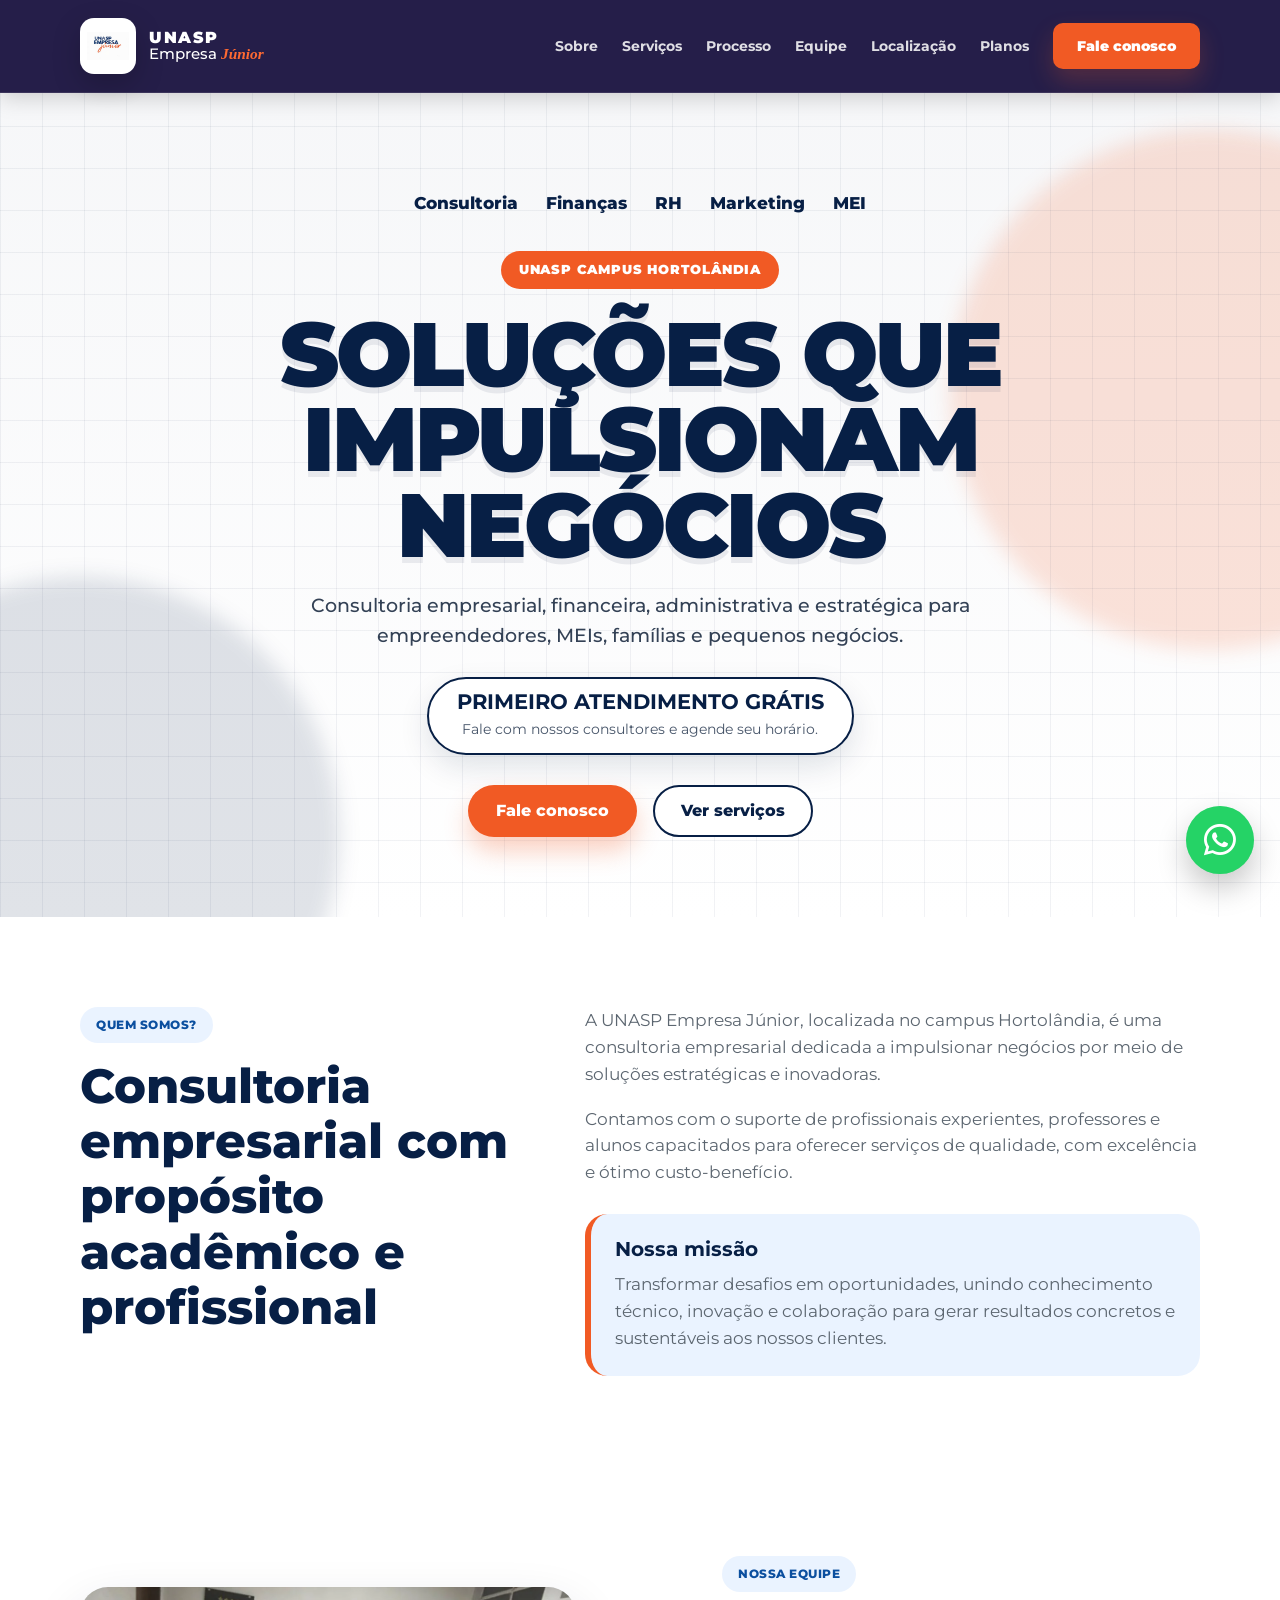
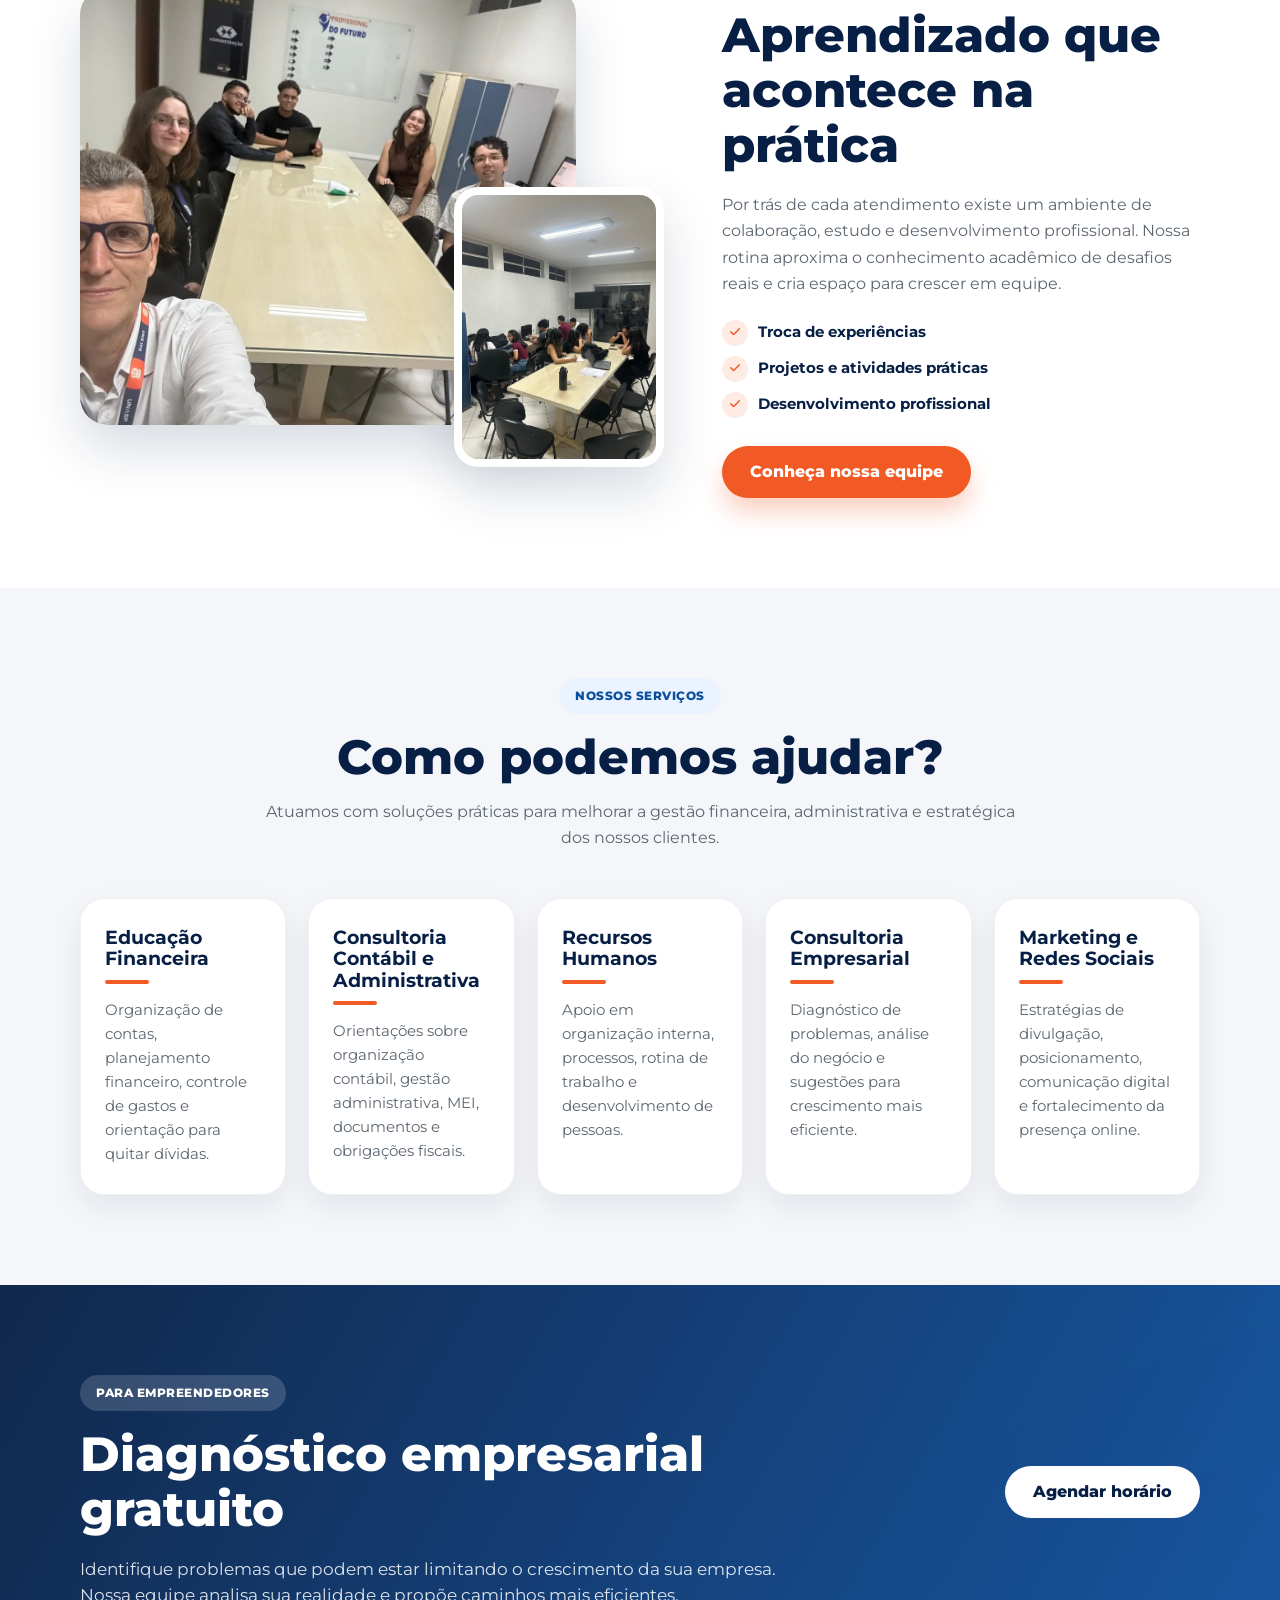
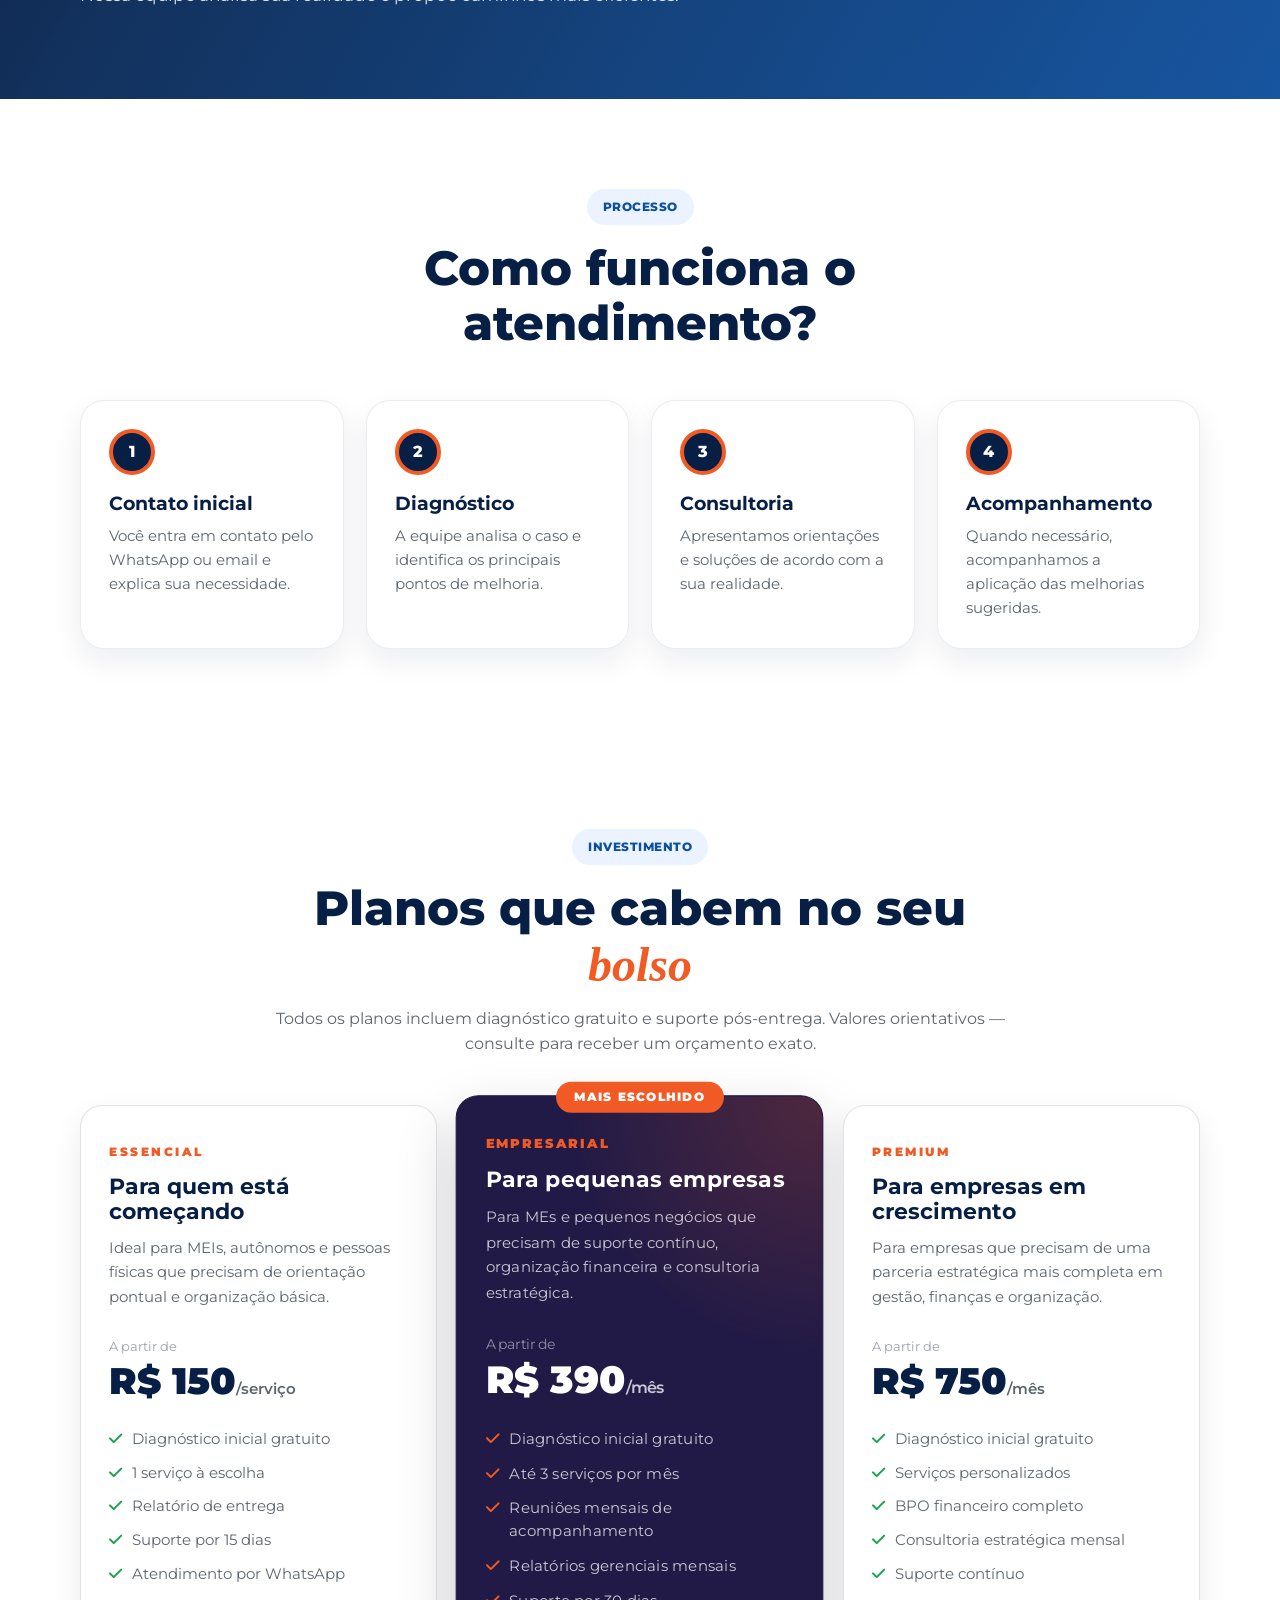
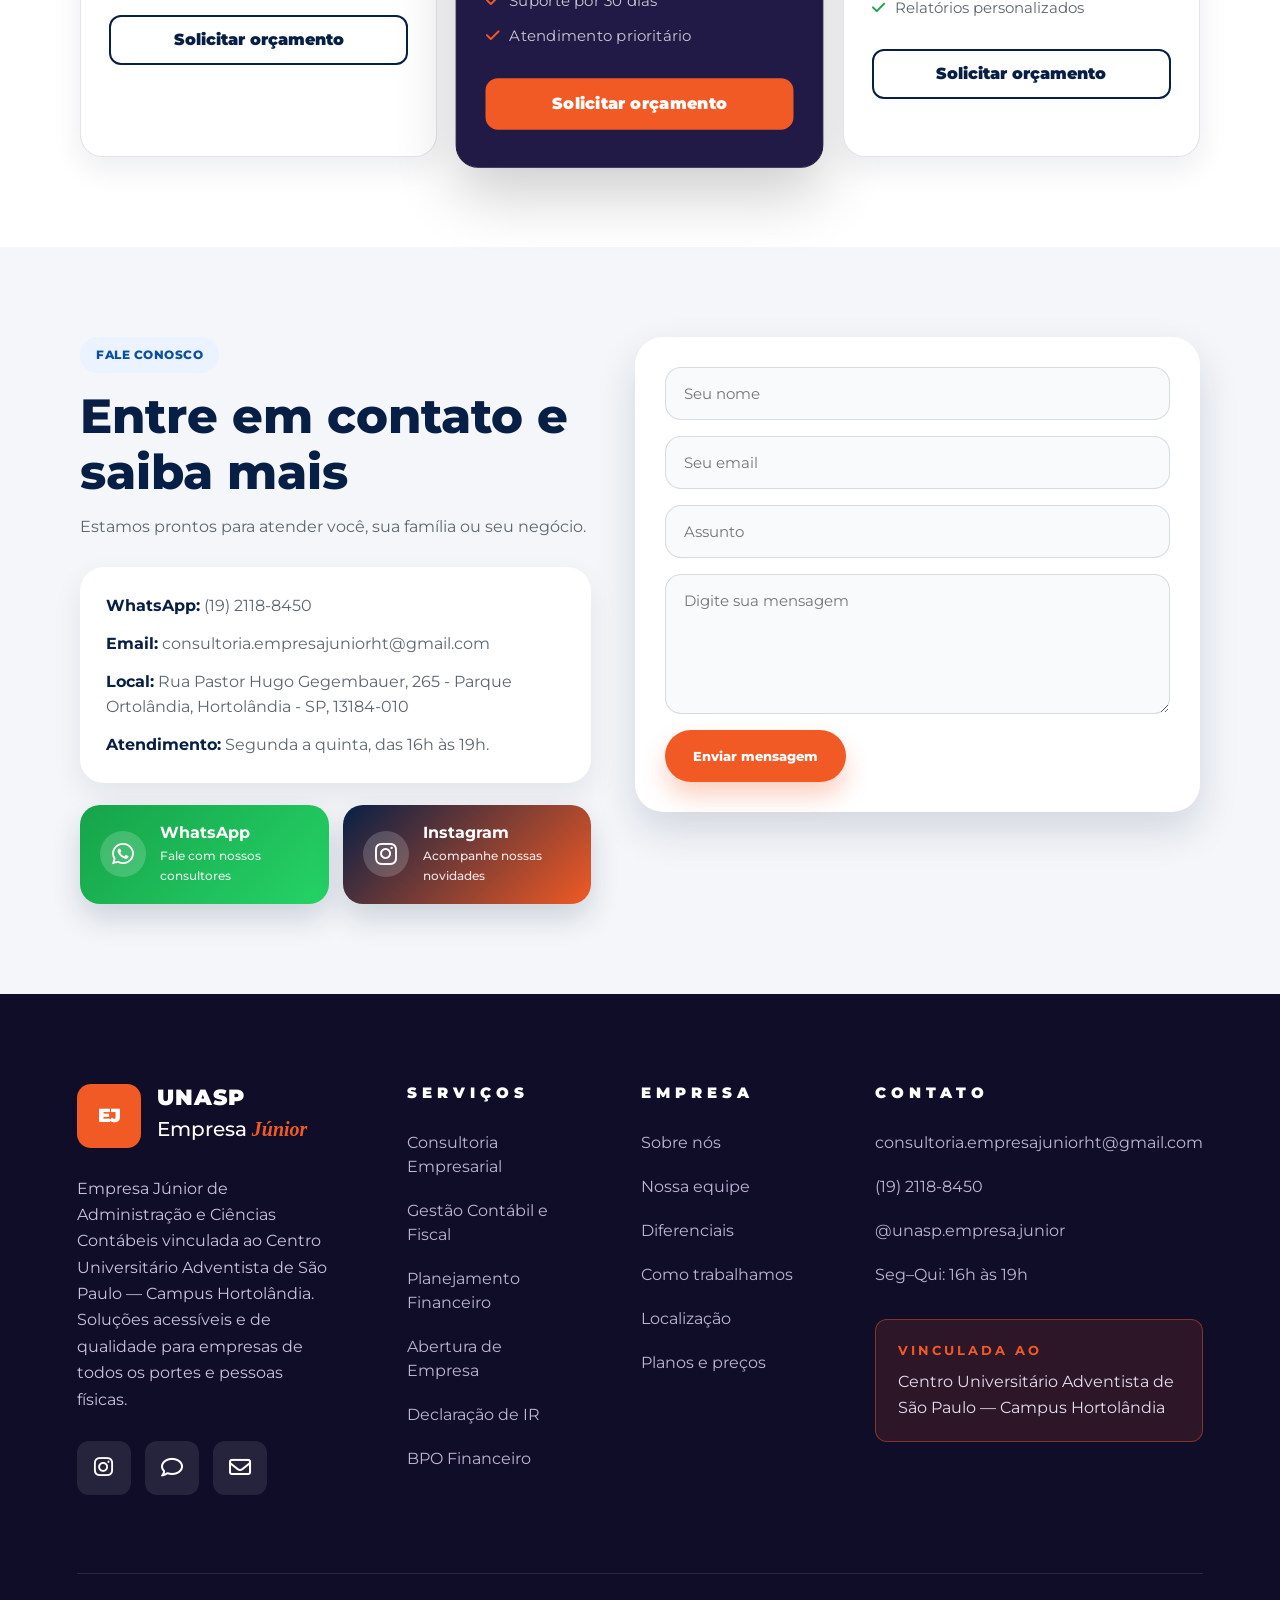
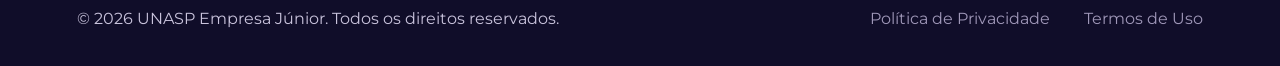
<file: index.html>
<!DOCTYPE html>
<html lang="pt-BR">
<head>
  <meta charset="UTF-8">
  <meta name="viewport" content="width=device-width, initial-scale=1.0">

  <title>UNASP Empresa Júnior</title>
  <meta name="description" content="Consultoria empresarial da UNASP Empresa Júnior do Campus Hortolândia para empreendedores, MEIs, famílias e pequenos negócios.">

  <link rel="stylesheet" href="https://cdnjs.cloudflare.com/ajax/libs/font-awesome/6.5.2/css/all.min.css">
  <link rel="stylesheet" href="assets/css/core/variables.css">
  <link rel="stylesheet" href="assets/css/core/base.css">
  <link rel="stylesheet" href="assets/css/components/header.css">
  <link rel="stylesheet" href="assets/css/components/buttons.css">
  <link rel="stylesheet" href="assets/css/components/footer.css">
  <link rel="stylesheet" href="assets/css/components/whatsapp.css">
  <link rel="stylesheet" href="assets/css/pages/home.css">
</head>
<body class="home-page">

  <div data-include="components/header.html"></div>

  <main>

    <section class="hero-unasp" id="inicio">
      <div class="hero-bg-grid"></div>

      <div class="container hero-unasp-content">

        <div class="hero-categorias">
          <span>Consultoria</span>
          <span>Finanças</span>
          <span>RH</span>
          <span>Marketing</span>
          <span>MEI</span>
        </div>

        <div class="hero-chamada">
          <span class="hero-label">UNASP Campus Hortolândia</span>

          <h1>Soluções que impulsionam negócios</h1>

          <p>
            Consultoria empresarial, financeira, administrativa e estratégica para
            empreendedores, MEIs, famílias e pequenos negócios.
          </p>

          <div class="hero-destaque">
            <strong>Primeiro atendimento grátis</strong>
            <span>Fale com nossos consultores e agende seu horário.</span>
          </div>

          <div class="hero-buttons">
            <a
              href="https://wa.me/551921188450?text=Ol%C3%A1%21%20Gostaria%20de%20saber%20mais%20sobre%20os%20servi%C3%A7os%20da%20UNASP%20Empresa%20J%C3%BAnior."
              class="btn btn-primary"
              target="_blank"
              rel="noopener noreferrer"
            >
              Fale conosco
            </a>

            <a href="#servicos" class="btn btn-outline-dark">
              Ver serviços
            </a>
          </div>
        </div>
      </div>
    </section>

    <section class="sobre" id="sobre">
      <div class="container section-grid">
        <div>
          <span class="section-tag">Quem somos?</span>
          <h2>Consultoria empresarial com propósito acadêmico e profissional</h2>
        </div>

        <div>
          <p>
            A UNASP Empresa Júnior, localizada no campus Hortolândia, é uma consultoria
            empresarial dedicada a impulsionar negócios por meio de soluções estratégicas
            e inovadoras.
          </p>

          <p>
            Contamos com o suporte de profissionais experientes, professores e alunos
            capacitados para oferecer serviços de qualidade, com excelência e ótimo
            custo-benefício.
          </p>

          <div class="missao-box">
            <h3>Nossa missão</h3>
            <p>
              Transformar desafios em oportunidades, unindo conhecimento técnico,
              inovação e colaboração para gerar resultados concretos e sustentáveis
              aos nossos clientes.
            </p>
          </div>
        </div>
      </div>
    </section>

    <section class="equipe-preview" aria-labelledby="equipe-preview-title">
      <div class="container equipe-preview-grid">
        <div class="equipe-preview-media">
          <figure class="equipe-preview-main">
            <img
              loading="lazy"
              src="assets/img/equipe/equipe-reuniao.webp"
              alt="Grupo da UNASP Empresa Júnior reunido em uma sala de trabalho"
              width="1280"
              height="960"
            >
          </figure>

          <figure class="equipe-preview-side">
            <img
              loading="lazy"
              src="assets/img/equipe/equipe-rotina-vertical.webp"
              alt="Estudantes trabalhando juntos na sala da UNASP Empresa Júnior"
              width="960"
              height="1280"
            >
          </figure>
        </div>

        <div class="equipe-preview-copy">
          <span class="section-tag">Nossa equipe</span>
          <h2 id="equipe-preview-title">Aprendizado que acontece na prática</h2>
          <p>
            Por trás de cada atendimento existe um ambiente de colaboração, estudo e
            desenvolvimento profissional. Nossa rotina aproxima o conhecimento acadêmico
            de desafios reais e cria espaço para crescer em equipe.
          </p>

          <div class="equipe-preview-points">
            <span><i class="fa-solid fa-check"></i> Troca de experiências</span>
            <span><i class="fa-solid fa-check"></i> Projetos e atividades práticas</span>
            <span><i class="fa-solid fa-check"></i> Desenvolvimento profissional</span>
          </div>

          <a href="equipe.html" class="btn btn-primary">Conheça nossa equipe</a>
        </div>
      </div>
    </section>

    <section class="servicos" id="servicos">
      <div class="container">
        <div class="section-title">
          <span class="section-tag">Nossos serviços</span>
          <h2>Como podemos ajudar?</h2>
          <p>
            Atuamos com soluções práticas para melhorar a gestão financeira,
            administrativa e estratégica dos nossos clientes.
          </p>
        </div>

        <div class="cards">
          <article class="card">
            <h3>Educação Financeira</h3>
            <p>
              Organização de contas, planejamento financeiro, controle de gastos
              e orientação para quitar dívidas.
            </p>
          </article>

          <article class="card">
            <h3>Consultoria Contábil e Administrativa</h3>
            <p>
              Orientações sobre organização contábil, gestão administrativa, MEI,
              documentos e obrigações fiscais.
            </p>
          </article>

          <article class="card">
            <h3>Recursos Humanos</h3>
            <p>
              Apoio em organização interna, processos, rotina de trabalho e
              desenvolvimento de pessoas.
            </p>
          </article>

          <article class="card">
            <h3>Consultoria Empresarial</h3>
            <p>
              Diagnóstico de problemas, análise do negócio e sugestões para
              crescimento mais eficiente.
            </p>
          </article>

          <article class="card">
            <h3>Marketing e Redes Sociais</h3>
            <p>
              Estratégias de divulgação, posicionamento, comunicação digital
              e fortalecimento da presença online.
            </p>
          </article>
        </div>
      </div>
    </section>

    <section class="diagnostico" id="diagnostico">
      <div class="container diagnostico-content">
        <div>
          <span class="section-tag light">Para empreendedores</span>
          <h2>Diagnóstico empresarial gratuito</h2>
          <p>
            Identifique problemas que podem estar limitando o crescimento da sua empresa.
            Nossa equipe analisa sua realidade e propõe caminhos mais eficientes.
          </p>
        </div>

        <a
          href="https://wa.me/551921188450?text=Ol%C3%A1%21%20Gostaria%20de%20agendar%20um%20diagn%C3%B3stico%20empresarial%20gratuito%20com%20a%20UNASP%20Empresa%20J%C3%BAnior."
          class="btn btn-light"
          target="_blank"
          rel="noopener noreferrer"
        >
          Agendar horário
        </a>
      </div>
    </section>

    <section class="funciona" id="funciona">
      <div class="container">
        <div class="section-title">
          <span class="section-tag">Processo</span>
          <h2>Como funciona o atendimento?</h2>
        </div>

        <div class="steps">
          <article class="step">
            <span>1</span>
            <h3>Contato inicial</h3>
            <p>Você entra em contato pelo WhatsApp ou email e explica sua necessidade.</p>
          </article>

          <article class="step">
            <span>2</span>
            <h3>Diagnóstico</h3>
            <p>A equipe analisa o caso e identifica os principais pontos de melhoria.</p>
          </article>

          <article class="step">
            <span>3</span>
            <h3>Consultoria</h3>
            <p>Apresentamos orientações e soluções de acordo com a sua realidade.</p>
          </article>

          <article class="step">
            <span>4</span>
            <h3>Acompanhamento</h3>
            <p>Quando necessário, acompanhamos a aplicação das melhorias sugeridas.</p>
          </article>
        </div>
      </div>
    </section>

    <section class="planos" id="planos">
  <div class="container">
    <div class="section-title planos-title">
      <span class="section-tag">Investimento</span>
      <h2>Planos que cabem no seu <em>bolso</em></h2>
      <p>
        Todos os planos incluem diagnóstico gratuito e suporte pós-entrega.
        Valores orientativos — consulte para receber um orçamento exato.
      </p>
    </div>

    <div class="planos-grid">

      <article class="plano-card">
        <div class="plano-nome">Essencial</div>
        <h3>Para quem está começando</h3>
        <p>
          Ideal para MEIs, autônomos e pessoas físicas que precisam de orientação
          pontual e organização básica.
        </p>

        <div class="plano-preco-area">
          <span>A partir de</span>
          <strong>R$ 150<small>/serviço</small></strong>
        </div>

        <ul>
          <li><i class="fa-solid fa-check"></i> Diagnóstico inicial gratuito</li>
          <li><i class="fa-solid fa-check"></i> 1 serviço à escolha</li>
          <li><i class="fa-solid fa-check"></i> Relatório de entrega</li>
          <li><i class="fa-solid fa-check"></i> Suporte por 15 dias</li>
          <li><i class="fa-solid fa-check"></i> Atendimento por WhatsApp</li>
        </ul>

        <a
          href="https://wa.me/551921188450?text=Ol%C3%A1%21%20Gostaria%20de%20saber%20mais%20sobre%20o%20plano%20Essencial%20da%20UNASP%20Empresa%20J%C3%BAnior."
          target="_blank"
          rel="noopener noreferrer"
          class="plano-btn"
        >
          Solicitar orçamento
        </a>
      </article>

      <article class="plano-card plano-destaque">
        <div class="plano-badge">Mais escolhido</div>

        <div class="plano-nome">Empresarial</div>
        <h3>Para pequenas empresas</h3>
        <p>
          Para MEs e pequenos negócios que precisam de suporte contínuo,
          organização financeira e consultoria estratégica.
        </p>

        <div class="plano-preco-area">
          <span>A partir de</span>
          <strong>R$ 390<small>/mês</small></strong>
        </div>

        <ul>
          <li><i class="fa-solid fa-check"></i> Diagnóstico inicial gratuito</li>
          <li><i class="fa-solid fa-check"></i> Até 3 serviços por mês</li>
          <li><i class="fa-solid fa-check"></i> Reuniões mensais de acompanhamento</li>
          <li><i class="fa-solid fa-check"></i> Relatórios gerenciais mensais</li>
          <li><i class="fa-solid fa-check"></i> Suporte por 30 dias</li>
          <li><i class="fa-solid fa-check"></i> Atendimento prioritário</li>
        </ul>

        <a
          href="https://wa.me/551921188450?text=Ol%C3%A1%21%20Gostaria%20de%20saber%20mais%20sobre%20o%20plano%20Empresarial%20da%20UNASP%20Empresa%20J%C3%BAnior."
          target="_blank"
          rel="noopener noreferrer"
          class="plano-btn"
        >
          Solicitar orçamento
        </a>
      </article>

      <article class="plano-card">
        <div class="plano-nome">Premium</div>
        <h3>Para empresas em crescimento</h3>
        <p>
          Para empresas que precisam de uma parceria estratégica mais completa
          em gestão, finanças e organização.
        </p>

        <div class="plano-preco-area">
          <span>A partir de</span>
          <strong>R$ 750<small>/mês</small></strong>
        </div>

        <ul>
          <li><i class="fa-solid fa-check"></i> Diagnóstico inicial gratuito</li>
          <li><i class="fa-solid fa-check"></i> Serviços personalizados</li>
          <li><i class="fa-solid fa-check"></i> BPO financeiro completo</li>
          <li><i class="fa-solid fa-check"></i> Consultoria estratégica mensal</li>
          <li><i class="fa-solid fa-check"></i> Suporte contínuo</li>
          <li><i class="fa-solid fa-check"></i> Relatórios personalizados</li>
        </ul>

        <a
          href="https://wa.me/551921188450?text=Ol%C3%A1%21%20Gostaria%20de%20saber%20mais%20sobre%20o%20plano%20Premium%20da%20UNASP%20Empresa%20J%C3%BAnior."
          target="_blank"
          rel="noopener noreferrer"
          class="plano-btn"
        >
          Solicitar orçamento
        </a>
      </article>

    </div>
  </div>
</section>

    <section class="contato" id="contato">
      <div class="container contato-content">
        <div>
          <span class="section-tag">Fale conosco</span>
          <h2>Entre em contato e saiba mais</h2>
          <p>
            Estamos prontos para atender você, sua família ou seu negócio.
          </p>

          <div class="info-contato">
            <p><strong>WhatsApp:</strong> (19) 2118-8450</p>
            <p><strong>Email:</strong> consultoria.empresajuniorht@gmail.com</p>
            <p><strong>Local:</strong> Rua Pastor Hugo Gegembauer, 265 - Parque Ortolândia, Hortolândia - SP, 13184-010</p>
            <p><strong>Atendimento:</strong> Segunda a quinta, das 16h às 19h.</p>
          </div>

          <div class="contato-botoes">
            <a
              class="contato-btn whatsapp-btn"
              href="https://wa.me/551921188450?text=Ol%C3%A1%21%20Gostaria%20de%20saber%20mais%20sobre%20os%20servi%C3%A7os%20da%20UNASP%20Empresa%20J%C3%BAnior."
              target="_blank"
              rel="noopener noreferrer"
            >
              <i class="fa-brands fa-whatsapp"></i>
              <div>
                <strong>WhatsApp</strong>
                <span>Fale com nossos consultores</span>
              </div>
            </a>

            <a
              class="contato-btn instagram-btn"
              href="https://www.instagram.com/unasp.empresa.junior/"
              target="_blank"
              rel="noopener noreferrer"
            >
              <i class="fa-brands fa-instagram"></i>
              <div>
                <strong>Instagram</strong>
                <span>Acompanhe nossas novidades</span>
              </div>
            </a>
          </div>
        </div>

        <form class="form-contato" id="contact-form">
          <input type="text" name="nome" placeholder="Seu nome" autocomplete="name" aria-label="Seu nome" required>
          <input type="email" name="email" placeholder="Seu email" autocomplete="email" aria-label="Seu email" required>
          <input type="text" name="assunto" placeholder="Assunto" aria-label="Assunto" required>
          <textarea name="mensagem" placeholder="Digite sua mensagem" aria-label="Mensagem" required></textarea>
          <button type="submit" class="btn btn-primary">Enviar mensagem</button>
        </form>
      </div>
    </section>

  </main>

  <div data-include="components/footer.html"></div>
  <div data-include="components/whatsapp.html"></div>

  <script src="assets/js/components.js"></script>
  <script src="assets/js/home.js"></script>
</body>
</html>
</file>
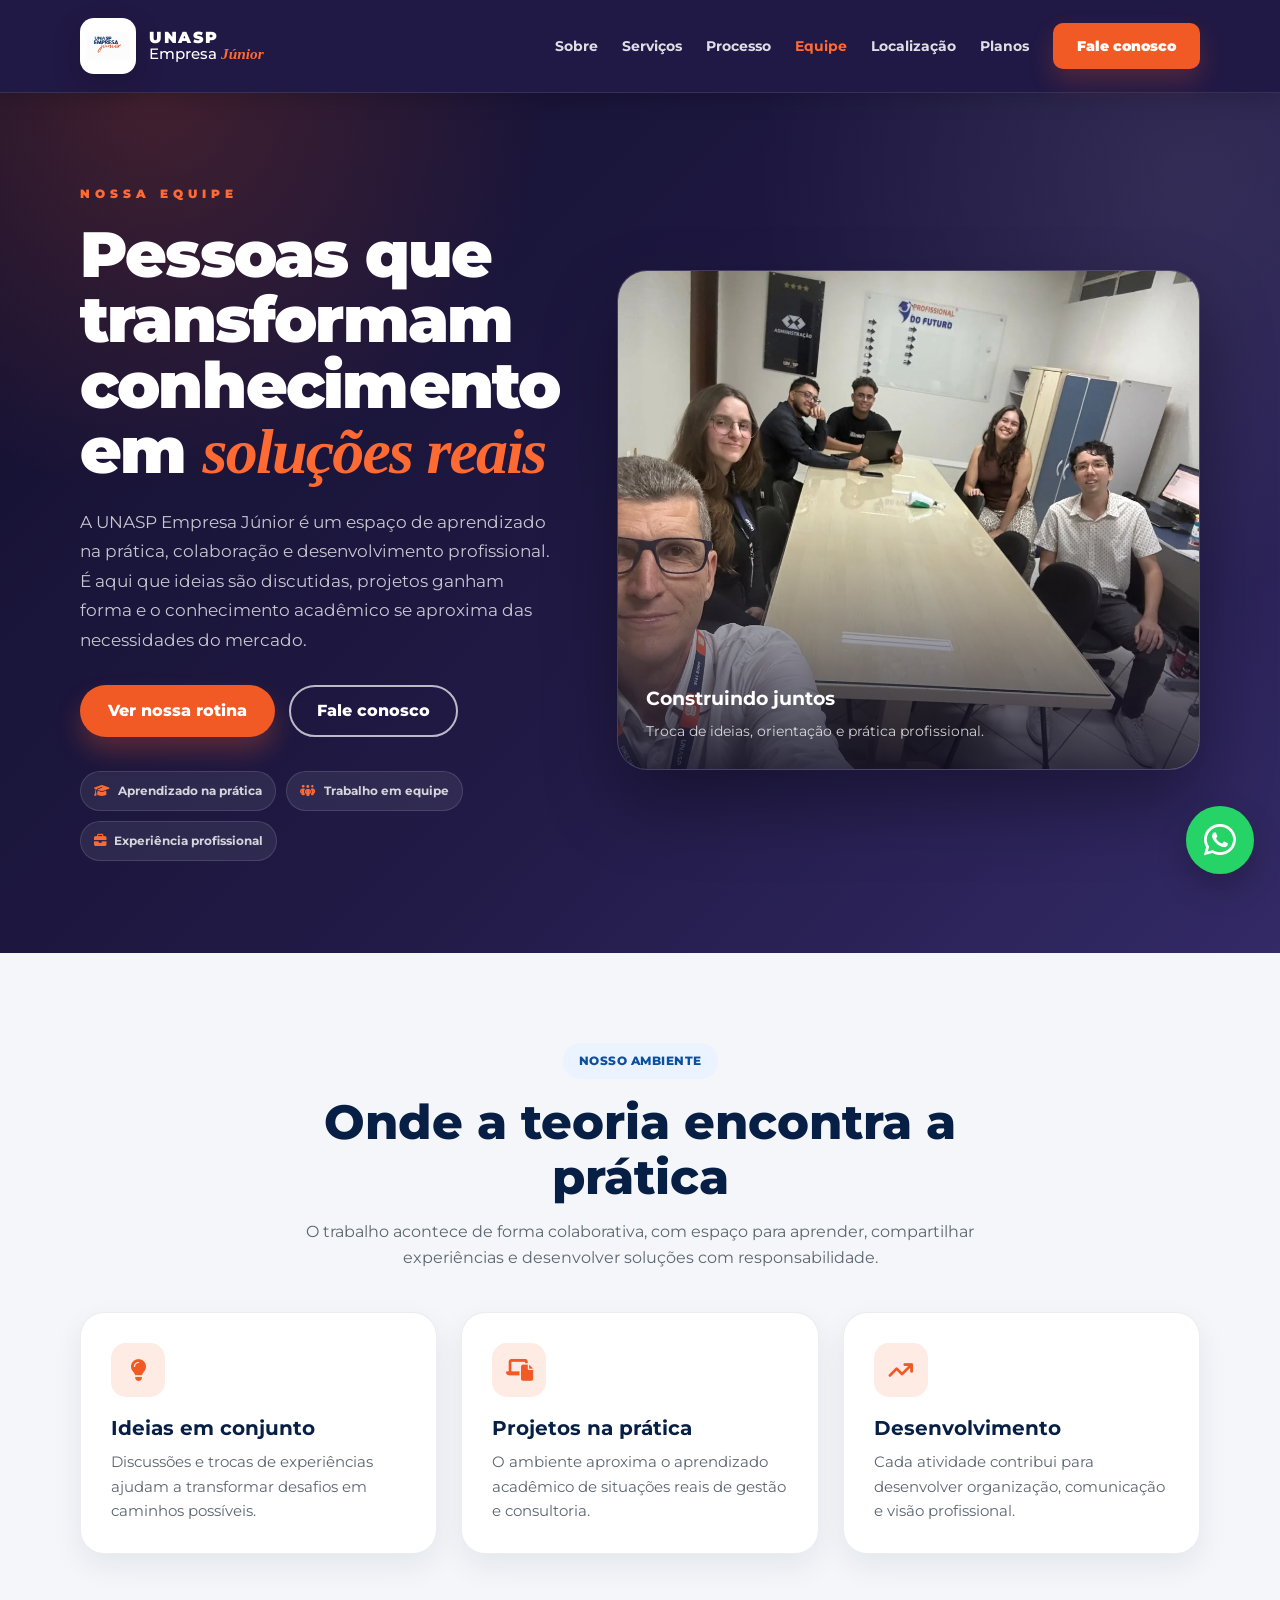
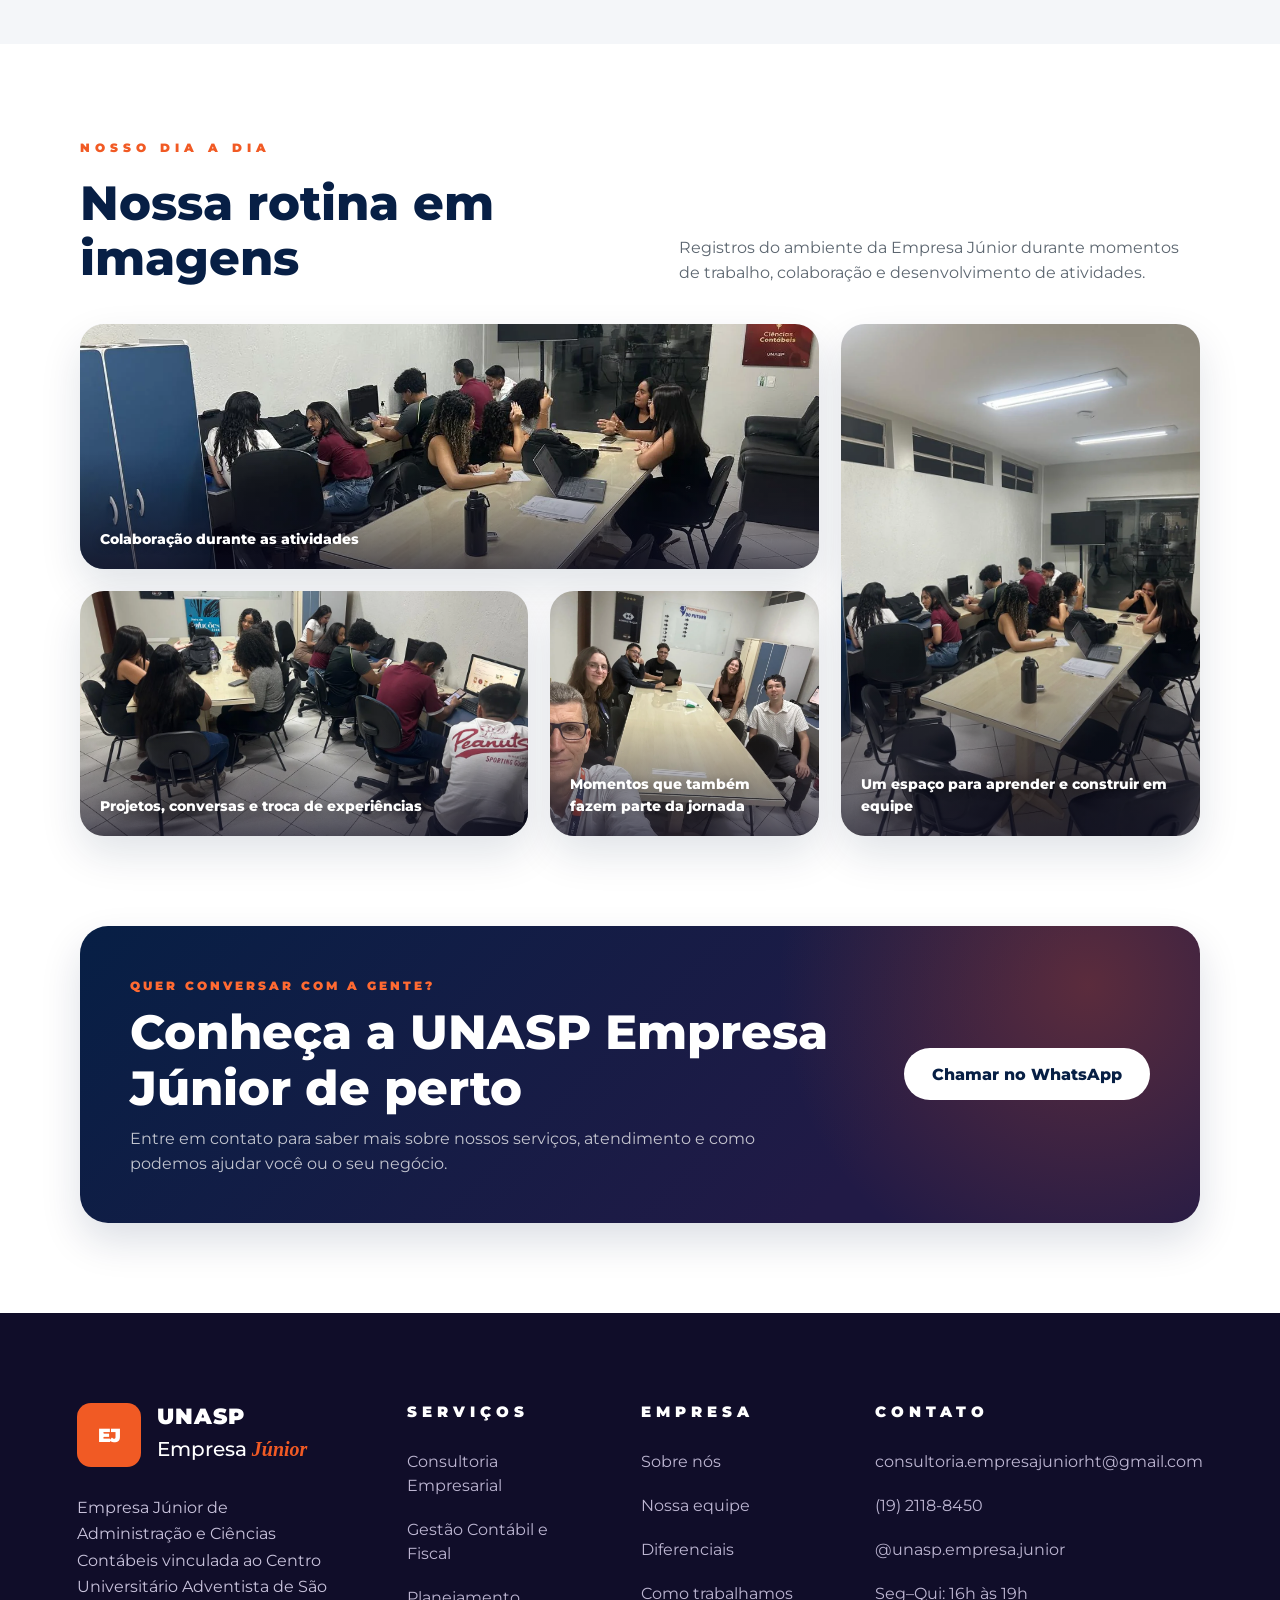
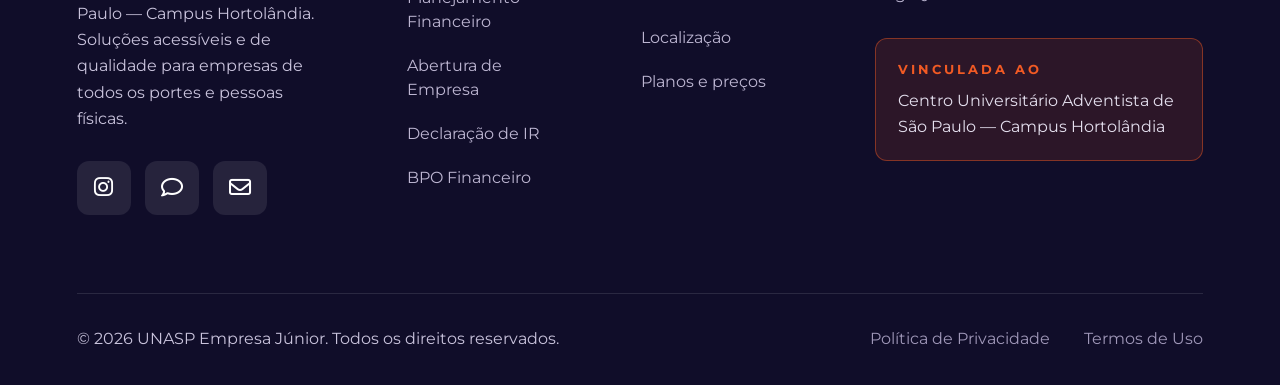
<file: equipe.html>
<!DOCTYPE html>
<html lang="pt-BR">
<head>
  <meta charset="UTF-8">
  <meta name="viewport" content="width=device-width, initial-scale=1.0">

  <title>Equipe | UNASP Empresa Júnior</title>
  <meta name="description" content="Conheça a rotina, o ambiente colaborativo e a equipe da UNASP Empresa Júnior do Campus Hortolândia.">

  <link rel="stylesheet" href="https://cdnjs.cloudflare.com/ajax/libs/font-awesome/6.5.2/css/all.min.css">
  <link rel="stylesheet" href="assets/css/core/variables.css">
  <link rel="stylesheet" href="assets/css/core/base.css">
  <link rel="stylesheet" href="assets/css/components/header.css">
  <link rel="stylesheet" href="assets/css/components/buttons.css">
  <link rel="stylesheet" href="assets/css/components/footer.css">
  <link rel="stylesheet" href="assets/css/components/whatsapp.css">
  <link rel="stylesheet" href="assets/css/pages/equipe.css">
</head>
<body class="pagina-interna team-page">

  <div data-include="components/header.html"></div>

  <main>
    <section class="team-hero">
      <div class="container team-hero-grid">
        <div class="team-hero-copy">
          <span class="team-eyebrow">Nossa equipe</span>

          <h1>
            Pessoas que transformam conhecimento em <em>soluções reais</em>
          </h1>

          <p>
            A UNASP Empresa Júnior é um espaço de aprendizado na prática, colaboração
            e desenvolvimento profissional. É aqui que ideias são discutidas, projetos
            ganham forma e o conhecimento acadêmico se aproxima das necessidades do mercado.
          </p>

          <div class="team-hero-actions">
            <a href="#rotina" class="btn btn-primary">Ver nossa rotina</a>

            <a
              href="https://wa.me/551921188450?text=Ol%C3%A1%21%20Gostaria%20de%20conhecer%20melhor%20a%20UNASP%20Empresa%20J%C3%BAnior."
              class="btn btn-outline-light"
              target="_blank"
              rel="noopener noreferrer"
            >
              Fale conosco
            </a>
          </div>

          <div class="team-tags" aria-label="Áreas e características da Empresa Júnior">
            <span><i class="fa-solid fa-graduation-cap"></i> Aprendizado na prática</span>
            <span><i class="fa-solid fa-people-group"></i> Trabalho em equipe</span>
            <span><i class="fa-solid fa-briefcase"></i> Experiência profissional</span>
          </div>
        </div>

        <figure class="team-hero-photo">
          <img
            src="assets/img/equipe/equipe-reuniao.webp"
            alt="Grupo da UNASP Empresa Júnior reunido em uma sala de trabalho"
            width="1280"
            height="960"
          >
          <figcaption>
            <strong>Construindo juntos</strong>
            <span>Troca de ideias, orientação e prática profissional.</span>
          </figcaption>
        </figure>
      </div>
    </section>

    <section class="team-values">
      <div class="container">
        <div class="section-title team-values-title">
          <span class="section-tag">Nosso ambiente</span>
          <h2>Onde a teoria encontra a prática</h2>
          <p>
            O trabalho acontece de forma colaborativa, com espaço para aprender,
            compartilhar experiências e desenvolver soluções com responsabilidade.
          </p>
        </div>

        <div class="team-values-grid">
          <article class="team-value-card">
            <i class="fa-solid fa-lightbulb"></i>
            <h3>Ideias em conjunto</h3>
            <p>Discussões e trocas de experiências ajudam a transformar desafios em caminhos possíveis.</p>
          </article>

          <article class="team-value-card">
            <i class="fa-solid fa-laptop-file"></i>
            <h3>Projetos na prática</h3>
            <p>O ambiente aproxima o aprendizado acadêmico de situações reais de gestão e consultoria.</p>
          </article>

          <article class="team-value-card">
            <i class="fa-solid fa-arrow-trend-up"></i>
            <h3>Desenvolvimento</h3>
            <p>Cada atividade contribui para desenvolver organização, comunicação e visão profissional.</p>
          </article>
        </div>
      </div>
    </section>

    <section class="team-gallery" id="rotina">
      <div class="container">
        <div class="team-gallery-heading">
          <div>
            <span class="team-eyebrow dark">Nosso dia a dia</span>
            <h2>Nossa rotina em imagens</h2>
          </div>

          <p>
            Registros do ambiente da Empresa Júnior durante momentos de trabalho,
            colaboração e desenvolvimento de atividades.
          </p>
        </div>

        <div class="team-gallery-grid">
          <figure class="team-shot team-shot-wide">
            <img
              loading="lazy"
              src="assets/img/equipe/equipe-colaboracao.webp"
              alt="Estudantes reunidos em mesas durante atividades na Empresa Júnior"
              width="1280"
              height="960"
            >
            <figcaption>Colaboração durante as atividades</figcaption>
          </figure>

          <figure class="team-shot team-shot-tall">
            <img
              loading="lazy"
              src="assets/img/equipe/equipe-rotina-vertical.webp"
              alt="Visão da sala da Empresa Júnior com estudantes trabalhando em grupo"
              width="960"
              height="1280"
            >
            <figcaption>Um espaço para aprender e construir em equipe</figcaption>
          </figure>

          <figure class="team-shot">
            <img
              loading="lazy"
              src="assets/img/equipe/equipe-projetos.webp"
              alt="Grupo trabalhando em computadores e conversando na sala da Empresa Júnior"
              width="1280"
              height="960"
            >
            <figcaption>Projetos, conversas e troca de experiências</figcaption>
          </figure>

          <figure class="team-shot">
            <img
              loading="lazy"
              src="assets/img/equipe/equipe-reuniao.webp"
              alt="Integrantes da Empresa Júnior reunidos ao redor de uma mesa"
              width="1280"
              height="960"
            >
            <figcaption>Momentos que também fazem parte da jornada</figcaption>
          </figure>
        </div>
      </div>
    </section>

    <section class="team-cta">
      <div class="container">
        <div class="team-cta-box">
          <div>
            <span>Quer conversar com a gente?</span>
            <h2>Conheça a UNASP Empresa Júnior de perto</h2>
            <p>
              Entre em contato para saber mais sobre nossos serviços, atendimento
              e como podemos ajudar você ou o seu negócio.
            </p>
          </div>

          <a
            href="https://wa.me/551921188450?text=Ol%C3%A1%21%20Gostaria%20de%20saber%20mais%20sobre%20a%20UNASP%20Empresa%20J%C3%BAnior."
            class="btn btn-light"
            target="_blank"
            rel="noopener noreferrer"
          >
            Chamar no WhatsApp
          </a>
        </div>
      </div>
    </section>
  </main>

  <div data-include="components/footer.html"></div>
  <div data-include="components/whatsapp.html"></div>

  <script src="assets/js/components.js"></script>
</body>
</html>
</file>
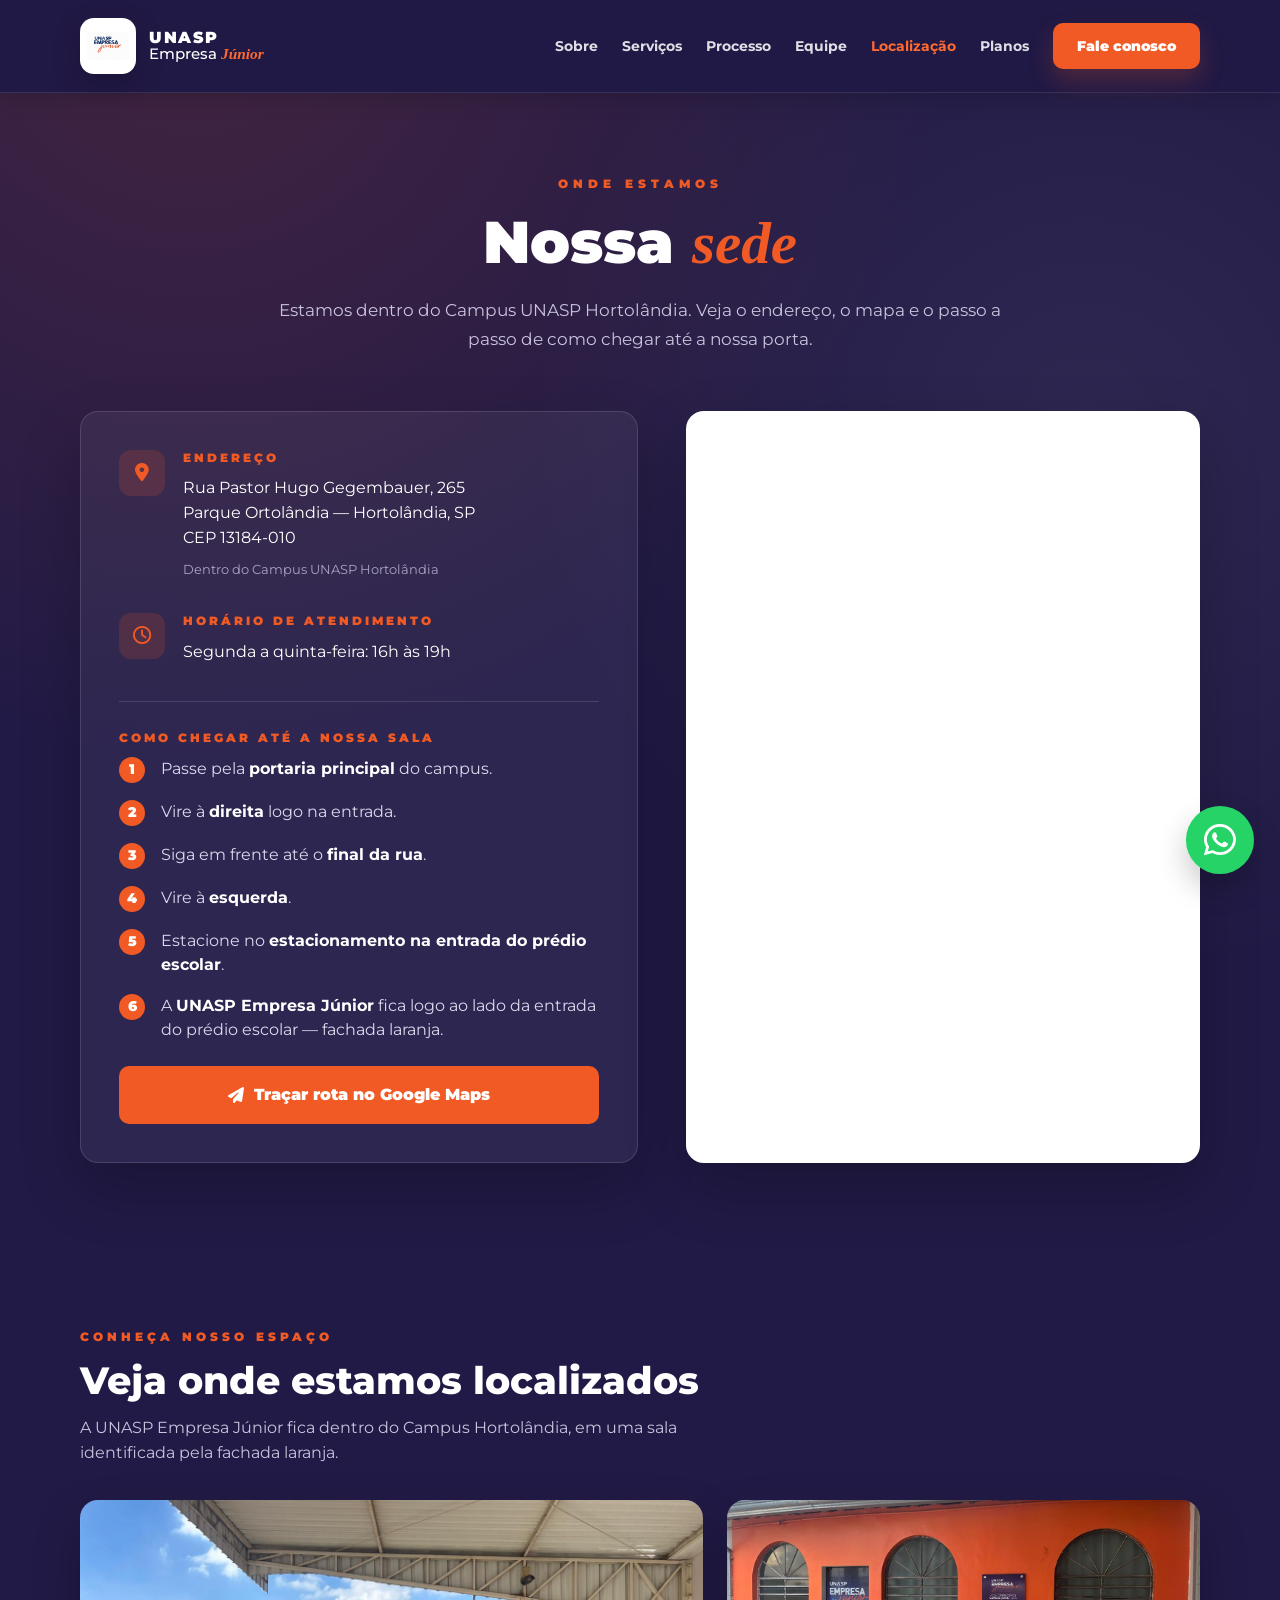
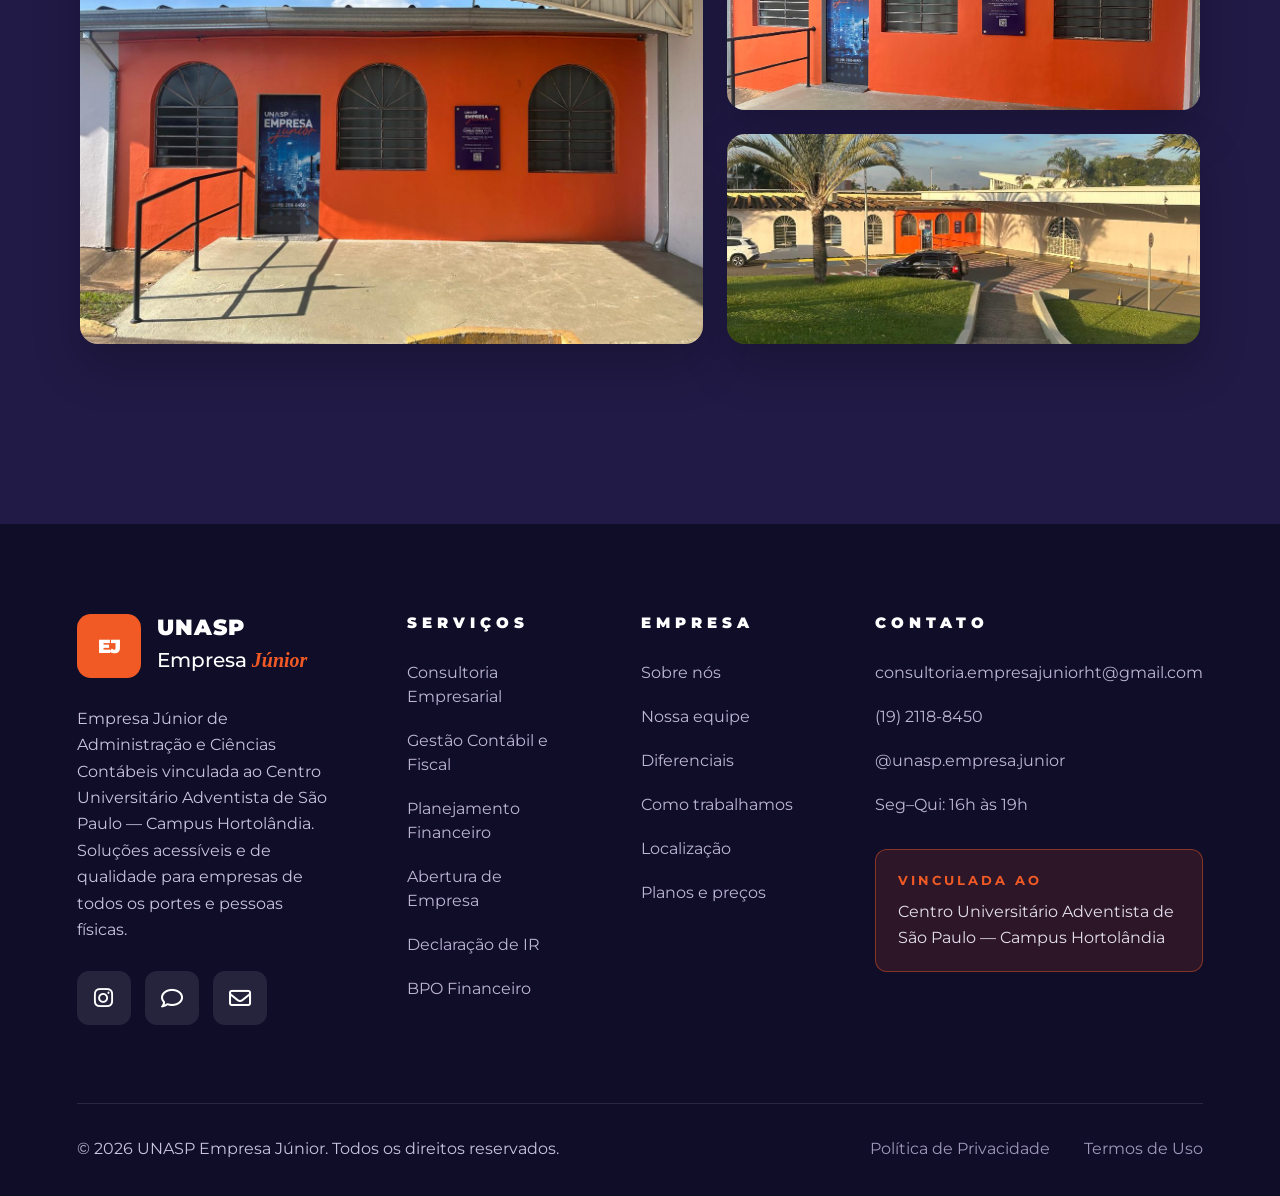
<file: localizacao.html>
<!DOCTYPE html>
<html lang="pt-BR">
<head>
  <meta charset="UTF-8">
  <meta name="viewport" content="width=device-width, initial-scale=1.0">

  <title>Localização | UNASP Empresa Júnior</title>
  <meta name="description" content="Veja o endereço, mapa e orientações para chegar à sede da UNASP Empresa Júnior no Campus Hortolândia.">

  <link rel="stylesheet" href="https://cdnjs.cloudflare.com/ajax/libs/font-awesome/6.5.2/css/all.min.css">
  <link rel="stylesheet" href="assets/css/core/variables.css">
  <link rel="stylesheet" href="assets/css/core/base.css">
  <link rel="stylesheet" href="assets/css/components/header.css">
  <link rel="stylesheet" href="assets/css/components/buttons.css">
  <link rel="stylesheet" href="assets/css/components/footer.css">
  <link rel="stylesheet" href="assets/css/components/whatsapp.css">
  <link rel="stylesheet" href="assets/css/pages/localizacao.css">
</head>
<body class="pagina-interna pagina-interna-localizacao">

  <div data-include="components/header.html"></div>

  <main>
    <section class="loc-page">
      <div class="container">

        <div class="loc-title">
          <span>Onde estamos</span>
          <h1>Nossa <em>sede</em></h1>
          <p>
            Estamos dentro do Campus UNASP Hortolândia. Veja o endereço, o mapa
            e o passo a passo de como chegar até a nossa porta.
          </p>
        </div>

        <div class="loc-wrapper">

          <article class="loc-card">

            <div class="loc-info">
              <div class="loc-icon">
                <i class="fa-solid fa-location-dot"></i>
              </div>

              <div>
                <h2>Endereço</h2>
                <p>
                  Rua Pastor Hugo Gegembauer, 265<br>
                  Parque Ortolândia — Hortolândia, SP<br>
                  CEP 13184-010
                </p>
                <small>Dentro do Campus UNASP Hortolândia</small>
              </div>
            </div>

            <div class="loc-info">
              <div class="loc-icon">
                <i class="fa-regular fa-clock"></i>
              </div>

              <div>
                <h2>Horário de atendimento</h2>
                <p>Segunda a quinta-feira: 16h às 19h</p>
              </div>
            </div>

            <div class="loc-steps">
              <h2>Como chegar até a nossa sala</h2>

              <div class="loc-step">
                <span>1</span>
                <p>Passe pela <strong>portaria principal</strong> do campus.</p>
              </div>

              <div class="loc-step">
                <span>2</span>
                <p>Vire à <strong>direita</strong> logo na entrada.</p>
              </div>

              <div class="loc-step">
                <span>3</span>
                <p>Siga em frente até o <strong>final da rua</strong>.</p>
              </div>

              <div class="loc-step">
                <span>4</span>
                <p>Vire à <strong>esquerda</strong>.</p>
              </div>

              <div class="loc-step">
                <span>5</span>
                <p>Estacione no <strong>estacionamento na entrada do prédio escolar</strong>.</p>
              </div>

              <div class="loc-step">
                <span>6</span>
                <p>
                  A <strong>UNASP Empresa Júnior</strong> fica logo ao lado da entrada
                  do prédio escolar — fachada laranja.
                </p>
              </div>
            </div>

            <a
              class="loc-button"
              href="https://www.google.com/maps/dir/?api=1&destination=Rua%20Pastor%20Hugo%20Gegembauer%20265%20Hortol%C3%A2ndia%20SP"
              target="_blank"
              rel="noopener noreferrer"
            >
              <i class="fa-solid fa-paper-plane"></i>
              Traçar rota no Google Maps
            </a>

          </article>

          <div class="loc-map">
            <iframe
              src="https://www.google.com/maps?q=Rua%20Pastor%20Hugo%20Gegembauer%20265%20Hortol%C3%A2ndia%20SP&output=embed"
              title="Mapa com a localização da UNASP Empresa Júnior"
              loading="lazy"
              referrerpolicy="no-referrer-when-downgrade"
              allowfullscreen>
            </iframe>
          </div>

        </div>

        <section class="loc-galeria">
          <div class="loc-galeria-title">
            <span>Conheça nosso espaço</span>
            <h2>Veja onde estamos localizados</h2>
            <p>
              A UNASP Empresa Júnior fica dentro do Campus Hortolândia, em uma sala
              identificada pela fachada laranja.
            </p>
          </div>

          <div class="loc-galeria-grid">
            <figure class="loc-foto loc-foto-grande">
              <img loading="lazy" src="assets/img/localizacao/sede-frente.jpeg" alt="Fachada da UNASP Empresa Júnior">
            </figure>

            <figure class="loc-foto">
              <img loading="lazy" src="assets/img/localizacao/sede-entrada.jpeg" alt="Entrada da sala da UNASP Empresa Júnior">
            </figure>

            <figure class="loc-foto">
              <img loading="lazy" src="assets/img/localizacao/sede-visao-geral.jpeg" alt="Vista externa da UNASP Empresa Júnior">
            </figure>
          </div>
        </section>

      </div>
    </section>
  </main>

  <div data-include="components/footer.html"></div>
  <div data-include="components/whatsapp.html"></div>

  <script src="assets/js/components.js"></script>
</body>
</html>
</file>
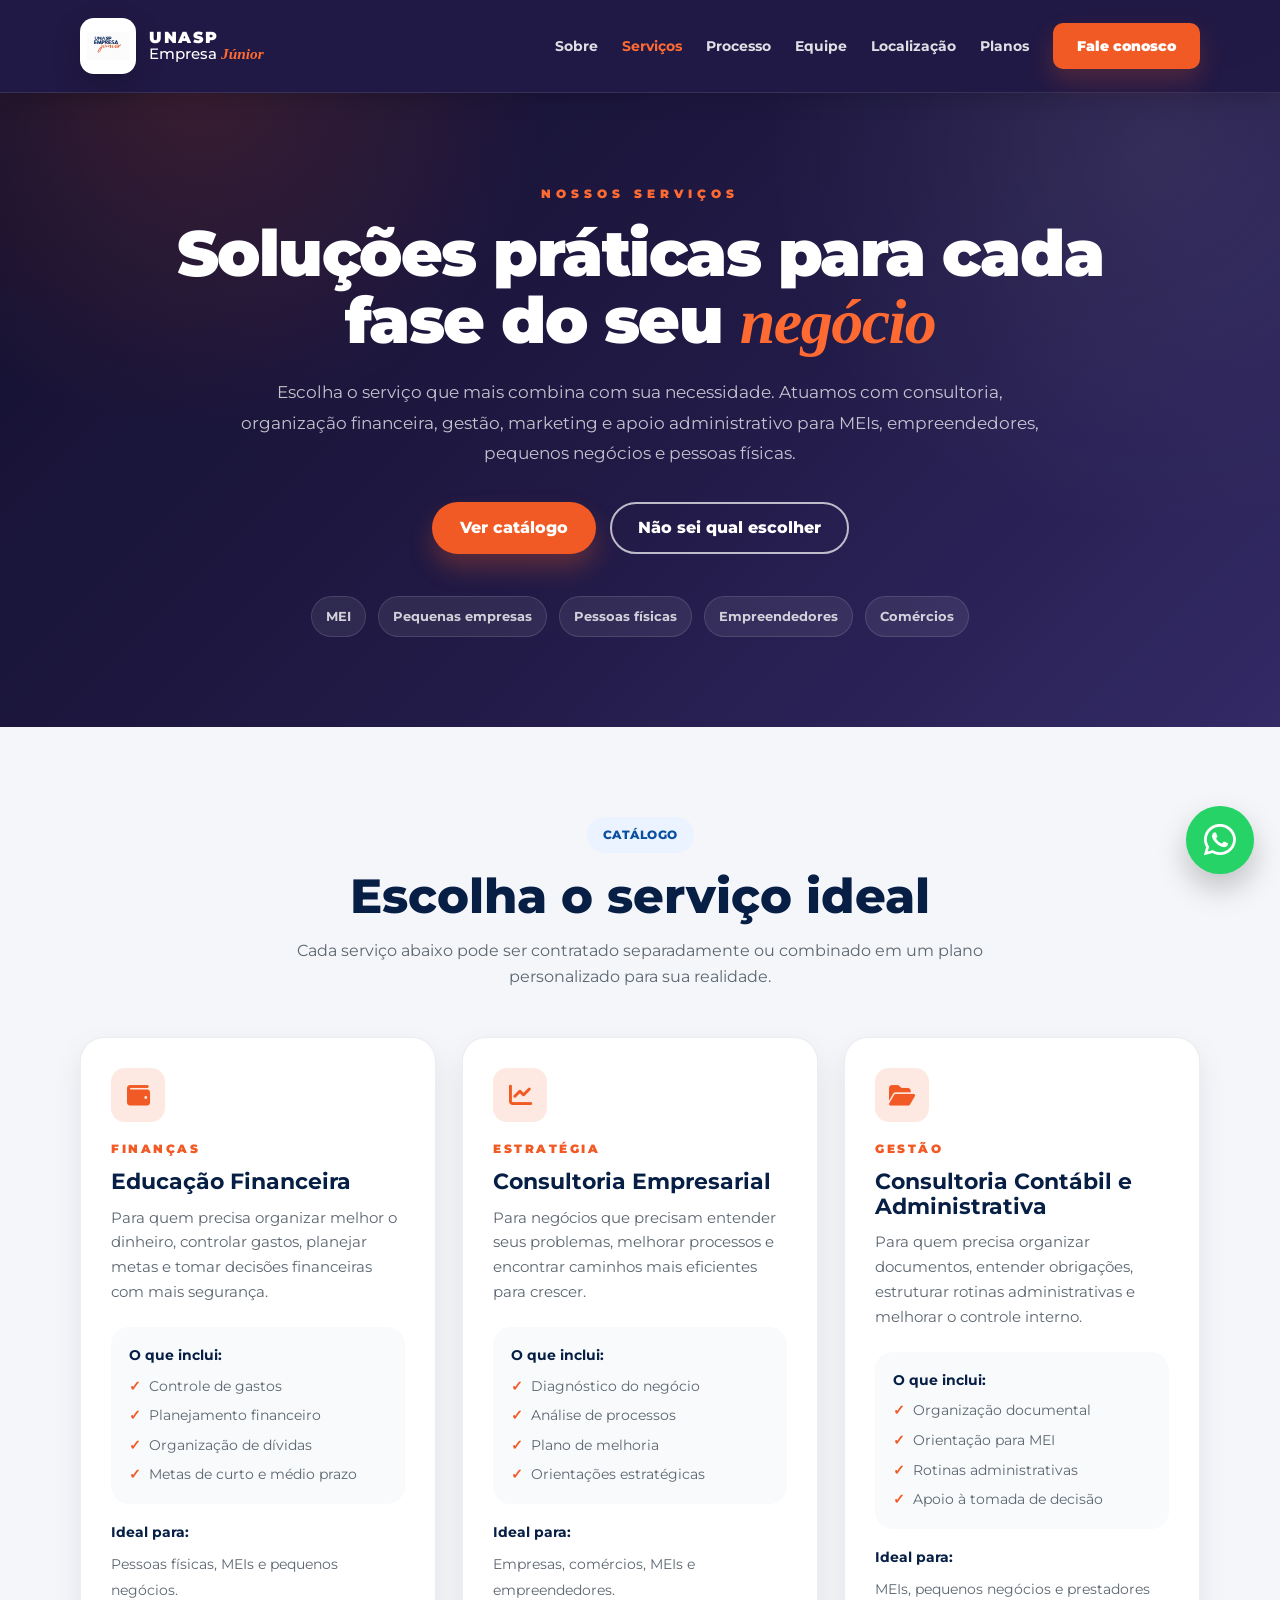
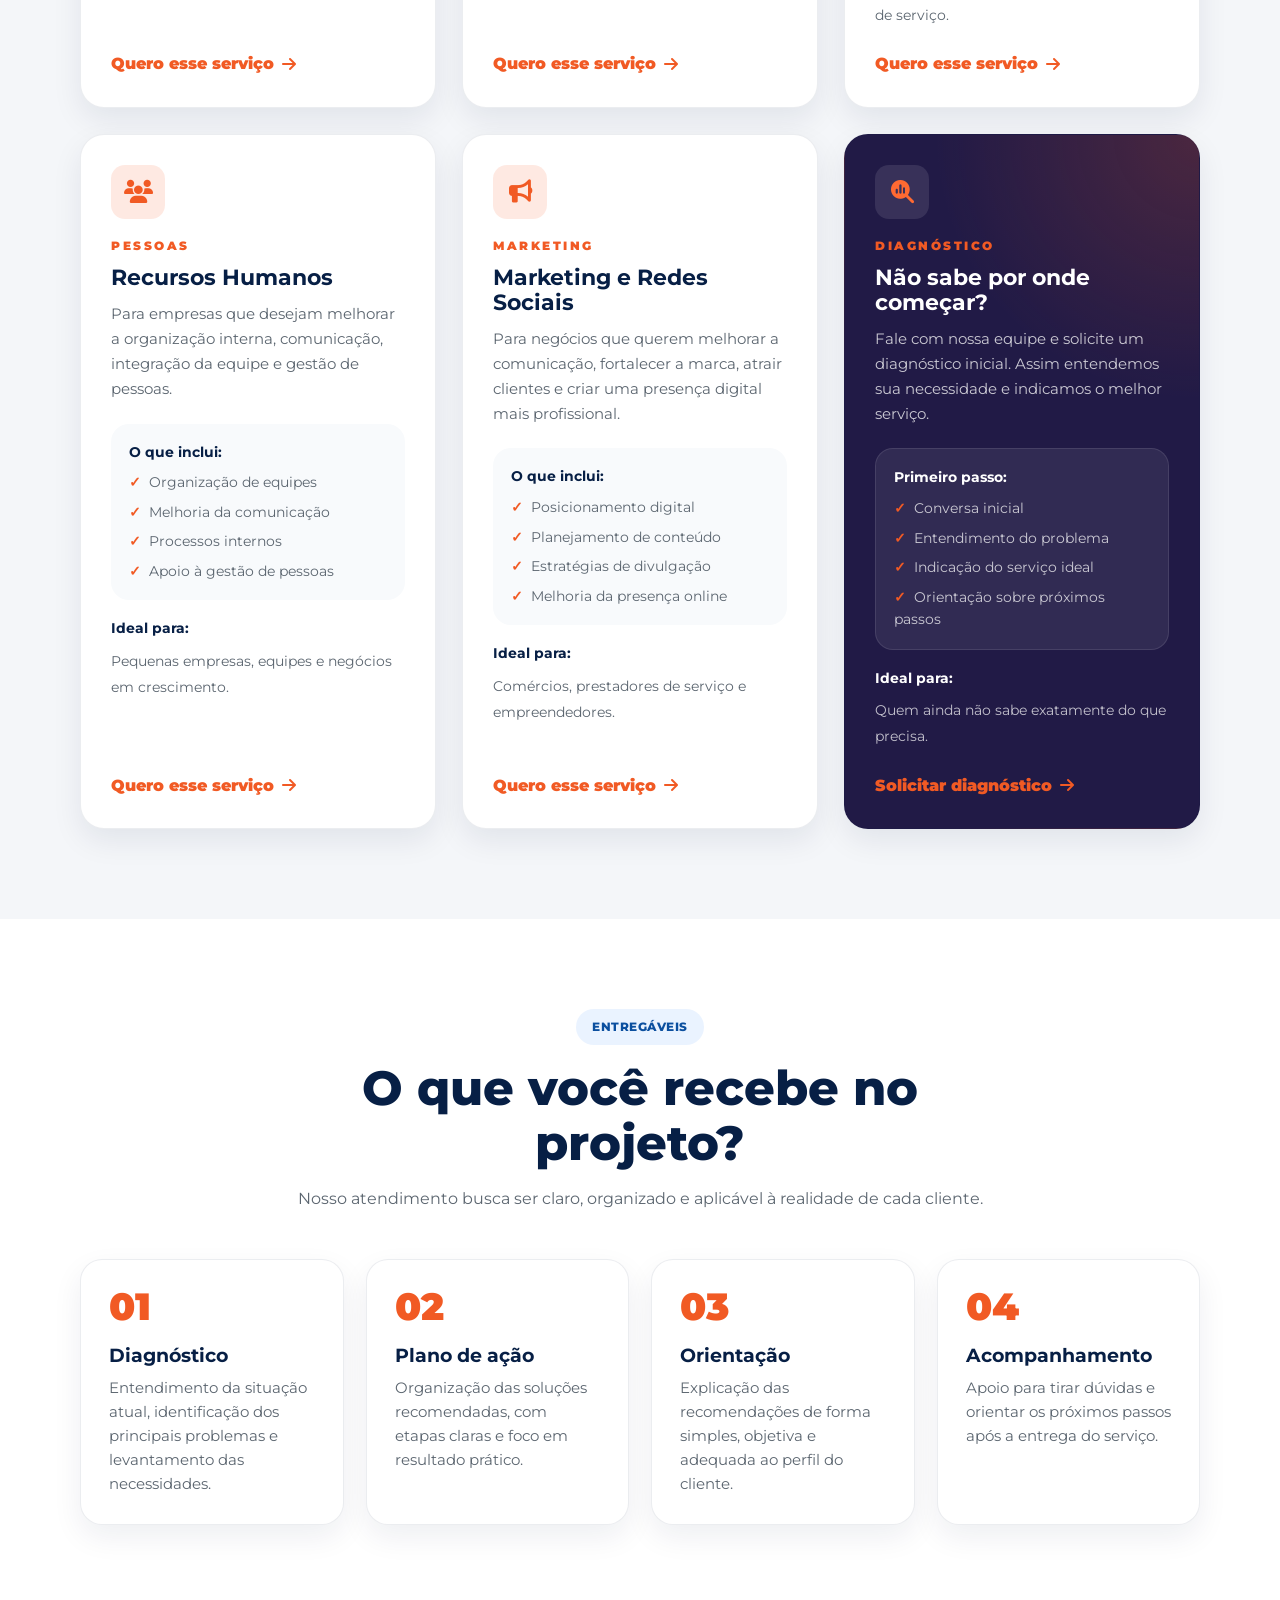
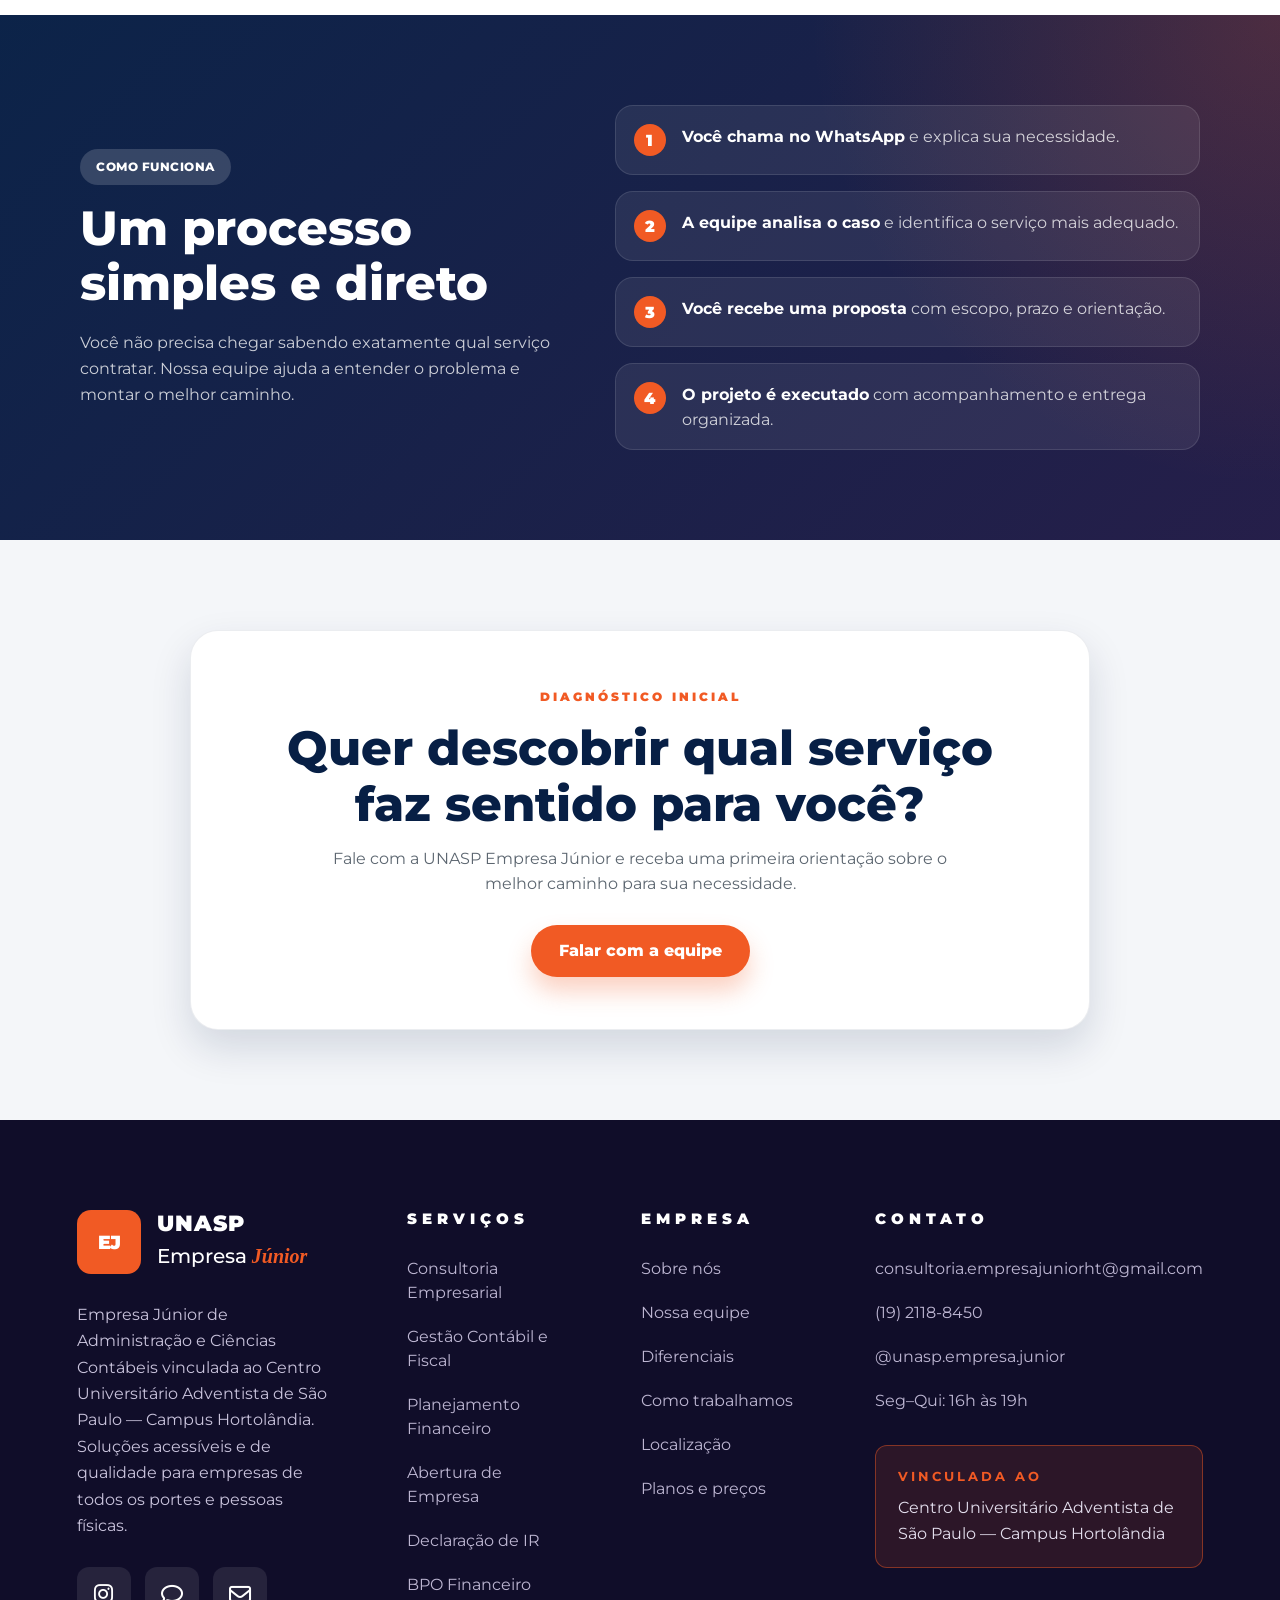
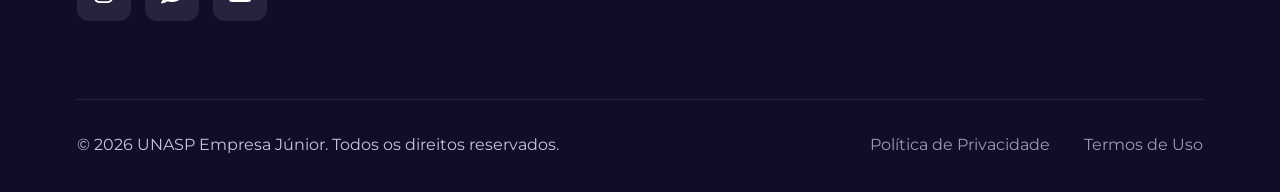
<file: servicos.html>
<!DOCTYPE html>
<html lang="pt-BR">
<head>
  <meta charset="UTF-8">
  <meta name="viewport" content="width=device-width, initial-scale=1.0">

  <title>Serviços | UNASP Empresa Júnior</title>
  <meta name="description" content="Conheça os serviços de consultoria, finanças, gestão, recursos humanos e marketing da UNASP Empresa Júnior.">

  <link rel="stylesheet" href="https://cdnjs.cloudflare.com/ajax/libs/font-awesome/6.5.2/css/all.min.css">
  <link rel="stylesheet" href="assets/css/core/variables.css">
  <link rel="stylesheet" href="assets/css/core/base.css">
  <link rel="stylesheet" href="assets/css/components/header.css">
  <link rel="stylesheet" href="assets/css/components/buttons.css">
  <link rel="stylesheet" href="assets/css/components/footer.css">
  <link rel="stylesheet" href="assets/css/components/whatsapp.css">
  <link rel="stylesheet" href="assets/css/pages/servicos.css">
</head>
<body class="pagina-interna pagina-servicos">

  <div data-include="components/header.html"></div>

  <main>

    <section class="svc-hero">
      <div class="container">
        <span class="svc-eyebrow">Nossos serviços</span>

        <h1>
          Soluções práticas para cada fase do seu <em>negócio</em>
        </h1>

        <p>
          Escolha o serviço que mais combina com sua necessidade. Atuamos com
          consultoria, organização financeira, gestão, marketing e apoio administrativo
          para MEIs, empreendedores, pequenos negócios e pessoas físicas.
        </p>

        <div class="svc-hero-actions">
          <a href="#catalogo-servicos" class="btn btn-primary">
            Ver catálogo
          </a>

          <a
            href="https://wa.me/551921188450?text=Ol%C3%A1%21%20Gostaria%20de%20entender%20qual%20servi%C3%A7o%20da%20UNASP%20Empresa%20J%C3%BAnior%20%C3%A9%20ideal%20para%20mim."
            class="btn btn-outline-light"
            target="_blank"
            rel="noopener noreferrer"
          >
            Não sei qual escolher
          </a>
        </div>

        <div class="svc-tags">
          <span>MEI</span>
          <span>Pequenas empresas</span>
          <span>Pessoas físicas</span>
          <span>Empreendedores</span>
          <span>Comércios</span>
        </div>
      </div>
    </section>

    <section class="svc-catalogo" id="catalogo-servicos">
      <div class="container">

        <div class="section-title">
          <span class="section-tag">Catálogo</span>
          <h2>Escolha o serviço ideal</h2>
          <p>
            Cada serviço abaixo pode ser contratado separadamente ou combinado em
            um plano personalizado para sua realidade.
          </p>
        </div>

        <div class="svc-grid">

          <article class="svc-card" id="educacao-financeira">
            <div class="svc-icon">
              <i class="fa-solid fa-wallet"></i>
            </div>

            <span class="svc-category">Finanças</span>
            <h3>Educação Financeira</h3>

            <p>
              Para quem precisa organizar melhor o dinheiro, controlar gastos,
              planejar metas e tomar decisões financeiras com mais segurança.
            </p>

            <div class="svc-box">
              <strong>O que inclui:</strong>
              <ul>
                <li>Controle de gastos</li>
                <li>Planejamento financeiro</li>
                <li>Organização de dívidas</li>
                <li>Metas de curto e médio prazo</li>
              </ul>
            </div>

            <div class="svc-ideal">
              <strong>Ideal para:</strong>
              <span>Pessoas físicas, MEIs e pequenos negócios.</span>
            </div>

            <a
              href="https://wa.me/551921188450?text=Ol%C3%A1%21%20Tenho%20interesse%20em%20Educa%C3%A7%C3%A3o%20Financeira."
              target="_blank"
              rel="noopener noreferrer"
              class="svc-link"
            >
              Quero esse serviço
              <i class="fa-solid fa-arrow-right"></i>
            </a>
          </article>

          <article class="svc-card" id="consultoria-empresarial">
            <div class="svc-icon">
              <i class="fa-solid fa-chart-line"></i>
            </div>

            <span class="svc-category">Estratégia</span>
            <h3>Consultoria Empresarial</h3>

            <p>
              Para negócios que precisam entender seus problemas, melhorar processos
              e encontrar caminhos mais eficientes para crescer.
            </p>

            <div class="svc-box">
              <strong>O que inclui:</strong>
              <ul>
                <li>Diagnóstico do negócio</li>
                <li>Análise de processos</li>
                <li>Plano de melhoria</li>
                <li>Orientações estratégicas</li>
              </ul>
            </div>

            <div class="svc-ideal">
              <strong>Ideal para:</strong>
              <span>Empresas, comércios, MEIs e empreendedores.</span>
            </div>

            <a
              href="https://wa.me/551921188450?text=Ol%C3%A1%21%20Tenho%20interesse%20em%20Consultoria%20Empresarial."
              target="_blank"
              rel="noopener noreferrer"
              class="svc-link"
            >
              Quero esse serviço
              <i class="fa-solid fa-arrow-right"></i>
            </a>
          </article>

          <article class="svc-card" id="contabil-administrativo">
            <div class="svc-icon">
              <i class="fa-solid fa-folder-open"></i>
            </div>

            <span class="svc-category">Gestão</span>
            <h3>Consultoria Contábil e Administrativa</h3>

            <p>
              Para quem precisa organizar documentos, entender obrigações,
              estruturar rotinas administrativas e melhorar o controle interno.
            </p>

            <div class="svc-box">
              <strong>O que inclui:</strong>
              <ul>
                <li>Organização documental</li>
                <li>Orientação para MEI</li>
                <li>Rotinas administrativas</li>
                <li>Apoio à tomada de decisão</li>
              </ul>
            </div>

            <div class="svc-ideal">
              <strong>Ideal para:</strong>
              <span>MEIs, pequenos negócios e prestadores de serviço.</span>
            </div>

            <a
              href="https://wa.me/551921188450?text=Ol%C3%A1%21%20Tenho%20interesse%20em%20Consultoria%20Cont%C3%A1bil%20e%20Administrativa."
              target="_blank"
              rel="noopener noreferrer"
              class="svc-link"
            >
              Quero esse serviço
              <i class="fa-solid fa-arrow-right"></i>
            </a>
          </article>

          <article class="svc-card" id="recursos-humanos">
            <div class="svc-icon">
              <i class="fa-solid fa-users"></i>
            </div>

            <span class="svc-category">Pessoas</span>
            <h3>Recursos Humanos</h3>

            <p>
              Para empresas que desejam melhorar a organização interna,
              comunicação, integração da equipe e gestão de pessoas.
            </p>

            <div class="svc-box">
              <strong>O que inclui:</strong>
              <ul>
                <li>Organização de equipes</li>
                <li>Melhoria da comunicação</li>
                <li>Processos internos</li>
                <li>Apoio à gestão de pessoas</li>
              </ul>
            </div>

            <div class="svc-ideal">
              <strong>Ideal para:</strong>
              <span>Pequenas empresas, equipes e negócios em crescimento.</span>
            </div>

            <a
              href="https://wa.me/551921188450?text=Ol%C3%A1%21%20Tenho%20interesse%20em%20Recursos%20Humanos."
              target="_blank"
              rel="noopener noreferrer"
              class="svc-link"
            >
              Quero esse serviço
              <i class="fa-solid fa-arrow-right"></i>
            </a>
          </article>

          <article class="svc-card" id="marketing-redes">
            <div class="svc-icon">
              <i class="fa-solid fa-bullhorn"></i>
            </div>

            <span class="svc-category">Marketing</span>
            <h3>Marketing e Redes Sociais</h3>

            <p>
              Para negócios que querem melhorar a comunicação, fortalecer a marca,
              atrair clientes e criar uma presença digital mais profissional.
            </p>

            <div class="svc-box">
              <strong>O que inclui:</strong>
              <ul>
                <li>Posicionamento digital</li>
                <li>Planejamento de conteúdo</li>
                <li>Estratégias de divulgação</li>
                <li>Melhoria da presença online</li>
              </ul>
            </div>

            <div class="svc-ideal">
              <strong>Ideal para:</strong>
              <span>Comércios, prestadores de serviço e empreendedores.</span>
            </div>

            <a
              href="https://wa.me/551921188450?text=Ol%C3%A1%21%20Tenho%20interesse%20em%20Marketing%20e%20Redes%20Sociais."
              target="_blank"
              rel="noopener noreferrer"
              class="svc-link"
            >
              Quero esse serviço
              <i class="fa-solid fa-arrow-right"></i>
            </a>
          </article>

          <article class="svc-card svc-card-destaque">
            <div class="svc-icon">
              <i class="fa-solid fa-magnifying-glass-chart"></i>
            </div>

            <span class="svc-category">Diagnóstico</span>
            <h3>Não sabe por onde começar?</h3>

            <p>
              Fale com nossa equipe e solicite um diagnóstico inicial. Assim
              entendemos sua necessidade e indicamos o melhor serviço.
            </p>

            <div class="svc-box">
              <strong>Primeiro passo:</strong>
              <ul>
                <li>Conversa inicial</li>
                <li>Entendimento do problema</li>
                <li>Indicação do serviço ideal</li>
                <li>Orientação sobre próximos passos</li>
              </ul>
            </div>

            <div class="svc-ideal">
              <strong>Ideal para:</strong>
              <span>Quem ainda não sabe exatamente do que precisa.</span>
            </div>

            <a
              href="https://wa.me/551921188450?text=Ol%C3%A1%21%20Gostaria%20de%20solicitar%20um%20diagn%C3%B3stico%20inicial%20com%20a%20UNASP%20Empresa%20J%C3%BAnior."
              target="_blank"
              rel="noopener noreferrer"
              class="svc-link"
            >
              Solicitar diagnóstico
              <i class="fa-solid fa-arrow-right"></i>
            </a>
          </article>

        </div>

      </div>
    </section>

    <section class="svc-entregas">
      <div class="container">

        <div class="section-title">
          <span class="section-tag">Entregáveis</span>
          <h2>O que você recebe no projeto?</h2>
          <p>
            Nosso atendimento busca ser claro, organizado e aplicável à realidade
            de cada cliente.
          </p>
        </div>

        <div class="svc-entregas-grid">

          <article class="svc-entrega">
            <span>01</span>
            <h3>Diagnóstico</h3>
            <p>
              Entendimento da situação atual, identificação dos principais problemas
              e levantamento das necessidades.
            </p>
          </article>

          <article class="svc-entrega">
            <span>02</span>
            <h3>Plano de ação</h3>
            <p>
              Organização das soluções recomendadas, com etapas claras e foco em
              resultado prático.
            </p>
          </article>

          <article class="svc-entrega">
            <span>03</span>
            <h3>Orientação</h3>
            <p>
              Explicação das recomendações de forma simples, objetiva e adequada
              ao perfil do cliente.
            </p>
          </article>

          <article class="svc-entrega">
            <span>04</span>
            <h3>Acompanhamento</h3>
            <p>
              Apoio para tirar dúvidas e orientar os próximos passos após a entrega
              do serviço.
            </p>
          </article>

        </div>

      </div>
    </section>

    <section class="svc-processo">
      <div class="container svc-processo-grid">

        <div>
          <span class="section-tag light">Como funciona</span>
          <h2>Um processo simples e direto</h2>
          <p>
            Você não precisa chegar sabendo exatamente qual serviço contratar.
            Nossa equipe ajuda a entender o problema e montar o melhor caminho.
          </p>
        </div>

        <div class="svc-processo-lista">
          <div>
            <span>1</span>
            <p><strong>Você chama no WhatsApp</strong> e explica sua necessidade.</p>
          </div>

          <div>
            <span>2</span>
            <p><strong>A equipe analisa o caso</strong> e identifica o serviço mais adequado.</p>
          </div>

          <div>
            <span>3</span>
            <p><strong>Você recebe uma proposta</strong> com escopo, prazo e orientação.</p>
          </div>

          <div>
            <span>4</span>
            <p><strong>O projeto é executado</strong> com acompanhamento e entrega organizada.</p>
          </div>
        </div>

      </div>
    </section>

    <section class="svc-cta">
      <div class="container">
        <div class="svc-cta-box">
          <span>Diagnóstico inicial</span>
          <h2>Quer descobrir qual serviço faz sentido para você?</h2>
          <p>
            Fale com a UNASP Empresa Júnior e receba uma primeira orientação
            sobre o melhor caminho para sua necessidade.
          </p>

          <a
            href="https://wa.me/551921188450?text=Ol%C3%A1%21%20Gostaria%20de%20um%20diagn%C3%B3stico%20inicial%20para%20entender%20qual%20servi%C3%A7o%20combina%20com%20minha%20necessidade."
            target="_blank"
            rel="noopener noreferrer"
            class="btn btn-primary"
          >
            Falar com a equipe
          </a>
        </div>
      </div>
    </section>

  </main>

  <div data-include="components/footer.html"></div>
  <div data-include="components/whatsapp.html"></div>

  <script src="assets/js/components.js"></script>
</body>
</html>
</file>
<file: assets/css/core/variables.css>
/* =========================================================
   Variáveis e fonte global
   ========================================================= */

@import url('https://fonts.googleapis.com/css2?family=Montserrat:wght@400;500;600;700;800;900&display=swap');

/* =========================================================
   UNASP Empresa Júnior
   Configurações visuais compartilhadas
   ========================================================= */

/* ================= VARIÁVEIS ================= */

:root {
  --azul-escuro: #071f45;
  --azul: #0b4f9f;
  --azul-medio: #135fae;
  --azul-claro: #eaf3ff;

  --roxo: #211a46;
  --roxo-card: rgba(255, 255, 255, 0.055);

  --laranja: #f15a24;
  --laranja-hover: #ff6a32;

  --branco: #ffffff;
  --cinza: #f4f6f9;
  --cinza-2: #f8fafc;
  --cinza-texto: #5c6670;
  --texto: #172033;

  --borda: rgba(7, 31, 69, 0.1);
  --borda-clara: rgba(255, 255, 255, 0.13);

  --sombra: 0 18px 40px rgba(7, 31, 69, 0.14);
  --sombra-forte: 0 25px 60px rgba(0, 0, 0, 0.22);

  --container: 1120px;
  --radius-sm: 12px;
  --radius-md: 18px;
  --radius-lg: 24px;
  --radius-xl: 28px;
  --transicao: 0.3s ease;
}
</file>
<file: assets/css/core/base.css>
/* =========================================================
   Reset, base e elementos compartilhados
   ========================================================= */

/* ================= RESET / BASE ================= */

* {
  margin: 0;
  padding: 0;
  box-sizing: border-box;
}

html {
  scroll-behavior: smooth;
}

body {
  font-family: 'Montserrat', Arial, sans-serif;
  background: var(--branco);
  color: var(--texto);
  line-height: 1.6;
  overflow-x: hidden;
}

img {
  max-width: 100%;
  display: block;
}

a {
  text-decoration: none;
  color: inherit;
}

button,
input,
textarea {
  font-family: inherit;
}

button {
  cursor: pointer;
}

.container {
  width: min(var(--container), 92%);
  margin: 0 auto;
}

::selection {
  background: var(--laranja);
  color: var(--branco);
}

/* ================= SEÇÕES GERAIS ================= */

section {
  padding: 90px 0;
}

.section-grid {
  display: grid;
  grid-template-columns: 0.85fr 1.15fr;
  gap: 50px;
  align-items: start;
}

.section-tag {
  display: inline-block;
  background: var(--azul-claro);
  color: var(--azul);
  padding: 8px 16px;
  border-radius: 999px;
  font-weight: 800;
  font-size: 0.78rem;
  letter-spacing: 0.5px;
  text-transform: uppercase;
  margin-bottom: 16px;
}

.section-tag.light {
  background: rgba(255, 255, 255, 0.16);
  color: var(--branco);
}

h1,
h2,
h3 {
  color: var(--azul-escuro);
  line-height: 1.15;
}

h2 {
  font-size: clamp(2rem, 4vw, 3rem);
  font-weight: 800;
}

.section-title {
  text-align: center;
  max-width: 760px;
  margin: 0 auto 48px;
}

.section-title p {
  color: var(--cinza-texto);
  margin-top: 14px;
}

.pagina-interna {
  background: var(--branco);
}

@media (max-width: 560px) {
  section {
    padding: 70px 0;
  }

  .container {
    width: min(100% - 34px, var(--container));
  }
}
</file>
<file: assets/css/components/header.css>
/* =========================================================
   Componente: cabeçalho e navegação
   ========================================================= */

/* ================= TOPO / MENU ================= */

.site-header {
  position: fixed;
  top: 0;
  left: 0;
  width: 100%;
  z-index: 2000;
  padding: 0;
  background: transparent;
  transition: var(--transicao);
}

.main-menu {
  background: rgba(33, 26, 70, 0.98);
  backdrop-filter: blur(12px);
  border-bottom: 1px solid rgba(255, 255, 255, 0.10);
  box-shadow: 0 4px 22px rgba(0, 0, 0, 0.18);
  transition: var(--transicao);
}

.site-header.scrolled .main-menu {
  background: rgba(18, 15, 44, 0.98);
  box-shadow: 0 8px 28px rgba(0, 0, 0, 0.24);
}

.main-menu-content {
  min-height: 92px;
  display: flex;
  align-items: center;
  justify-content: space-between;
  gap: 32px;
  transition: var(--transicao);
}

.site-header.scrolled .main-menu-content {
  min-height: 76px;
}

.logo-area,
.header-logo {
  display: inline-flex;
  align-items: center;
  gap: 13px;
  flex-shrink: 0;
  color: var(--branco);
}

.header-logo-img {
  width: 56px;
  height: 56px;
  padding: 7px;
  border-radius: 14px;
  background: var(--branco);
  display: flex;
  align-items: center;
  justify-content: center;
  box-shadow: 0 10px 28px rgba(0, 0, 0, 0.22);
  transition: var(--transicao);
}

.site-header.scrolled .header-logo-img {
  width: 50px;
  height: 50px;
}

.header-logo-img img {
  width: 100%;
  height: 100%;
  object-fit: contain;
  padding: 0;
  background: transparent;
  border-radius: 8px;
  box-shadow: none;
}

.logo-area > img {
  height: 58px;
  background: var(--branco);
  padding: 8px 14px;
  border-radius: 14px;
  display: block;
  box-shadow: 0 10px 24px rgba(7, 31, 69, 0.18);
}

.header-logo-text {
  display: flex;
  flex-direction: column;
  line-height: 1.05;
}

.header-logo-text strong {
  color: var(--branco);
  font-size: 1rem;
  font-weight: 900;
  letter-spacing: 1.5px;
}

.header-logo-text span {
  color: var(--branco);
  font-size: 0.96rem;
  font-weight: 500;
}

.header-logo-text em {
  color: var(--laranja-hover);
  font-family: Georgia, serif;
  font-style: italic;
  font-weight: 700;
}

.nav {
  display: flex;
  align-items: center;
  gap: 24px;
}

.nav a {
  color: rgba(255, 255, 255, 0.86);
  font-size: 0.88rem;
  font-weight: 700;
  transition: var(--transicao);
  white-space: nowrap;
}

.nav a:hover,
.nav a.active {
  color: var(--laranja-hover);
}

.nav .nav-cta {
  background: var(--laranja);
  color: var(--branco) !important;
  padding: 12px 24px;
  border-radius: 10px;
  font-weight: 900;
  box-shadow: 0 12px 24px rgba(241, 90, 36, 0.22);
}

.nav .nav-cta:hover {
  background: var(--laranja-hover);
  color: var(--branco) !important;
  transform: translateY(-2px);
  box-shadow: 0 16px 30px rgba(241, 90, 36, 0.28);
}

.menu-btn {
  display: none;
  border: none;
  background: var(--laranja);
  color: var(--branco);
  font-size: 1.35rem;
  width: 46px;
  height: 46px;
  border-radius: 12px;
  cursor: pointer;
  align-items: center;
  justify-content: center;
  transition: var(--transicao);
}

.menu-btn:hover {
  background: var(--laranja-hover);
}

@media (max-width: 900px) {
  .site-header {
    position: sticky;
    padding: 0;
  }

  .main-menu {
    background: rgba(33, 26, 70, 0.98);
    backdrop-filter: blur(12px);
    box-shadow: 0 4px 22px rgba(0, 0, 0, 0.18);
    border-bottom: none;
  }

  .main-menu-content,
  .site-header.scrolled .main-menu-content {
    min-height: 78px;
  }

  .header-logo-img,
  .site-header.scrolled .header-logo-img {
    width: 52px;
    height: 52px;
    padding: 6px;
    border-radius: 13px;
  }

  .header-logo-text strong {
    font-size: 0.92rem;
  }

  .header-logo-text span {
    font-size: 0.88rem;
  }

  .menu-btn {
    display: inline-flex;
  }

  .nav {
    position: absolute;
    top: 78px;
    left: 50%;
    width: min(calc(100% - 32px), 480px);
    transform: translateX(-50%);
    background: rgba(18, 15, 44, 0.98);
    border: 1px solid rgba(255, 255, 255, 0.1);
    border-top: none;
    border-radius: 0 0 18px 18px;
    flex-direction: column;
    align-items: flex-start;
    padding: 22px;
    gap: 14px;
    display: none;
    box-shadow: 0 18px 35px rgba(0, 0, 0, 0.24);
  }

  .nav.active {
    display: flex;
  }

  .nav a {
    width: 100%;
    color: rgba(255, 255, 255, 0.86);
    font-size: 0.95rem;
    padding: 4px 0;
  }

  .nav a:hover,
  .nav a.active {
    color: var(--laranja-hover);
  }

  .nav .nav-cta {
    margin-top: 4px;
    width: 100%;
    justify-content: center;
    display: flex;
    padding: 13px 20px;
  }
}

@media (max-width: 560px) {
  .header-logo-text {
    display: none;
  }

  .header-logo-img {
    width: 50px;
    height: 50px;
  }
}
</file>
<file: assets/css/components/buttons.css>
/* =========================================================
   Componente: botões
   ========================================================= */

/* ================= BOTÕES ================= */

.btn {
  display: inline-flex;
  align-items: center;
  justify-content: center;
  min-height: 52px;
  padding: 0 26px;
  border-radius: 999px;
  font-weight: 800;
  border: 2px solid transparent;
  cursor: pointer;
  transition: var(--transicao);
  text-align: center;
  gap: 10px;
}

.btn-primary {
  background: var(--laranja);
  color: var(--branco);
  box-shadow: 0 14px 24px rgba(241, 90, 36, 0.28);
}

.btn-primary:hover {
  transform: translateY(-3px);
  background: var(--laranja-hover);
  box-shadow: 0 18px 30px rgba(241, 90, 36, 0.35);
}

.btn-light {
  background: var(--branco);
  color: var(--azul-escuro);
}

.btn-light:hover {
  background: var(--laranja);
  color: var(--branco);
}

.btn-outline-dark {
  color: var(--azul-escuro);
  border-color: var(--azul-escuro);
  background: var(--branco);
}

.btn-outline-dark:hover {
  color: var(--branco);
  background: var(--azul-escuro);
}

.btn-full {
  width: 100%;
}

.btn-outline-light {
  border-color: rgba(255, 255, 255, 0.7);
  color: var(--branco);
}

.btn-outline-light:hover {
  background: var(--branco);
  color: var(--roxo);
}

@media (max-width: 560px) {
  .btn {
    width: 100%;
  }
}
</file>
<file: assets/css/components/footer.css>
/* =========================================================
   Componente: rodapé
   ========================================================= */

/* FOOTER */

.footer {
  background: #100d29;
  color: var(--branco);
  padding: 90px 0 34px;
}

.footer-container {
  width: min(1240px, 88%);
  margin: 0 auto;
}

.footer-grid {
  display: grid;
  grid-template-columns: 1.35fr 0.85fr 0.85fr 1.2fr;
  gap: 72px;
  align-items: start;
}

.footer-brand p {
  color: #c9c3dc;
  font-size: 1rem;
  line-height: 1.65;
  margin: 28px 0 28px;
  max-width: 430px;
}

.footer-logo {
  display: inline-flex;
  align-items: center;
  gap: 16px;
  color: var(--branco);
}

.footer-logo-icon {
  width: 64px;
  height: 64px;
  border-radius: 14px;
  background: var(--laranja);
  color: var(--branco);
  display: flex;
  align-items: center;
  justify-content: center;
  font-weight: 900;
  font-size: 1.2rem;
  letter-spacing: -1px;
}

.footer-logo strong {
  display: block;
  color: var(--branco);
  font-size: 1.35rem;
  font-weight: 900;
  letter-spacing: 1px;
  line-height: 1.1;
}

.footer-logo span {
  display: block;
  color: var(--branco);
  font-size: 1.25rem;
  font-weight: 500;
  margin-top: 4px;
}

.footer-logo em {
  color: var(--laranja);
  font-family: Georgia, serif;
  font-weight: 700;
}

.footer-social {
  display: flex;
  gap: 14px;
}

.footer-social a {
  width: 54px;
  height: 54px;
  border-radius: 12px;
  background: rgba(255, 255, 255, 0.09);
  color: var(--branco);
  display: flex;
  align-items: center;
  justify-content: center;
  font-size: 1.35rem;
  transition: 0.25s ease;
}

.footer-social a:hover {
  background: var(--laranja);
  transform: translateY(-4px);
}

.footer-col h3 {
  color: var(--branco);
  font-size: 0.95rem;
  text-transform: uppercase;
  letter-spacing: 5px;
  margin-bottom: 30px;
  font-weight: 900;
}

.footer-col ul {
  list-style: none;
  display: grid;
  gap: 20px;
}

.footer-col a,
.footer-col li {
  color: #bdb6d2;
  font-size: 1rem;
  line-height: 1.5;
  transition: 0.25s ease;
}

.footer-col a:hover {
  color: var(--laranja);
}

.footer-badge {
  margin-top: 32px;
  padding: 20px 22px;
  border-radius: 12px;
  background: rgba(241, 90, 36, 0.12);
  border: 1px solid rgba(241, 90, 36, 0.45);
}

.footer-badge strong {
  display: block;
  color: var(--laranja);
  font-size: 0.82rem;
  text-transform: uppercase;
  letter-spacing: 3px;
  margin-bottom: 8px;
}

.footer-badge span {
  color: #e4dfee;
  line-height: 1.55;
}

.footer-bottom {
  margin-top: 78px;
  padding-top: 32px;
  border-top: 1px solid rgba(255, 255, 255, 0.11);
  display: flex;
  justify-content: space-between;
  align-items: center;
  gap: 28px;
}

.footer-bottom p {
  color: #c9c3dc;
  text-align: left;
}

.footer-bottom div {
  display: flex;
  gap: 34px;
}

.footer-bottom a {
  color: #9f97b8;
  transition: 0.25s ease;
}

.footer-bottom a:hover {
  color: var(--laranja);
}

@media (max-width: 1050px) {
  .footer-grid {
    grid-template-columns: repeat(2, 1fr);
    gap: 52px;
  }
}

@media (max-width: 700px) {
  .footer {
    padding: 70px 0 30px;
  }

  .footer-grid {
    grid-template-columns: 1fr;
    gap: 42px;
  }

  .footer-brand p {
    max-width: none;
  }

  .footer-bottom {
    flex-direction: column;
    align-items: flex-start;
    margin-top: 54px;
  }

  .footer-bottom div {
    flex-direction: column;
    gap: 12px;
  }
}

@media (max-width: 560px) {
  .footer-container {
    width: min(100% - 32px, 1240px);
  }

  .footer-logo-icon {
    width: 58px;
    height: 58px;
  }

  .footer-logo strong {
    font-size: 1.18rem;
  }

  .footer-logo span {
    font-size: 1.08rem;
  }

  .footer-social a {
    width: 48px;
    height: 48px;
  }
}
</file>
<file: assets/css/components/whatsapp.css>
/* =========================================================
   Componente: botão flutuante do WhatsApp
   ========================================================= */

/* ================= BOTÃO FLUTUANTE WHATSAPP ================= */

.whatsapp-float {
  position: fixed;
  right: 26px;
  bottom: 26px;
  width: 68px;
  height: 68px;
  background: #25d366;
  color: var(--branco);
  border-radius: 50%;
  z-index: 3000;
  display: flex;
  align-items: center;
  justify-content: center;
  font-size: 2.25rem;
  box-shadow: 0 14px 30px rgba(0, 0, 0, 0.22);
  transition: var(--transicao);
}

.whatsapp-float::before {
  content: "";
  position: absolute;
  inset: 0;
  border-radius: 50%;
  background: rgba(37, 211, 102, 0.38);
  z-index: -1;
  animation: whatsapp-pulse 1.8s infinite;
}

.whatsapp-float i {
  animation: whatsapp-icon-pulse 1.8s infinite;
}

.whatsapp-float:hover {
  transform: translateY(-5px) scale(1.04);
  background: #20c45d;
}

@keyframes whatsapp-pulse {
  0% {
    transform: scale(1);
    opacity: 0.75;
  }

  70% {
    transform: scale(1.55);
    opacity: 0;
  }

  100% {
    transform: scale(1.55);
    opacity: 0;
  }
}

@keyframes whatsapp-icon-pulse {
  0%, 100% {
    transform: scale(1);
  }

  50% {
    transform: scale(1.08);
  }
}

@media (max-width: 560px) {
  .whatsapp-float {
    width: 60px;
    height: 60px;
    font-size: 2rem;
    right: 18px;
    bottom: 18px;
  }
}
</file>
<file: assets/css/pages/home.css>
/* =========================================================
   Página: Home
   ========================================================= */

.sobre,
.equipe-preview,
.servicos,
.diagnostico,
.funciona,
.planos,
.contato {
  scroll-margin-top: 145px;
}

/* ================= HERO HOME ================= */

.hero-unasp {
  min-height: 100vh;
  position: relative;
  overflow: hidden;
  padding-top: 190px;
  padding-bottom: 80px;
  display: flex;
  align-items: center;
  background: linear-gradient(180deg, #f5f6f8 0%, #ffffff 100%);
}

.hero-bg-grid {
  position: absolute;
  inset: 0;
  background-image:
    linear-gradient(rgba(7, 31, 69, 0.07) 1px, transparent 1px),
    linear-gradient(90deg, rgba(7, 31, 69, 0.07) 1px, transparent 1px);
  background-size: 42px 42px;
  opacity: 0.8;
}

.hero-unasp::before {
  content: "";
  position: absolute;
  width: 520px;
  height: 520px;
  background: rgba(241, 90, 36, 0.16);
  border-radius: 50%;
  right: -190px;
  top: 130px;
  filter: blur(10px);
}

.hero-unasp::after {
  content: "";
  position: absolute;
  width: 520px;
  height: 520px;
  background: rgba(7, 31, 69, 0.12);
  border-radius: 50%;
  left: -180px;
  bottom: -180px;
  filter: blur(10px);
}

.hero-unasp-content {
  position: relative;
  z-index: 2;
  text-align: center;
}

.hero-categorias {
  display: flex;
  justify-content: center;
  flex-wrap: wrap;
  gap: 28px;
  margin-bottom: 34px;
}

.hero-categorias span {
  color: var(--azul-escuro);
  font-weight: 800;
  font-size: 1.05rem;
}

.hero-chamada {
  max-width: 880px;
  margin: 0 auto;
}

.hero-label {
  display: inline-block;
  background: var(--laranja);
  color: var(--branco);
  padding: 9px 18px;
  border-radius: 999px;
  font-size: 0.8rem;
  font-weight: 900;
  text-transform: uppercase;
  letter-spacing: 0.8px;
  margin-bottom: 22px;
}

.hero-chamada h1 {
  color: var(--azul-escuro);
  font-size: clamp(3rem, 7vw, 6.4rem);
  line-height: 0.95;
  font-weight: 900;
  text-transform: uppercase;
  letter-spacing: -3px;
  margin-bottom: 24px;
  text-shadow: 0 6px 0 rgba(7, 31, 69, 0.08);
}

.hero-chamada p {
  color: #334155;
  max-width: 760px;
  margin: 0 auto 26px;
  font-size: 1.18rem;
  font-weight: 500;
}

.hero-destaque {
  width: fit-content;
  margin: 0 auto 30px;
  background: var(--branco);
  border: 2px solid var(--azul-escuro);
  border-radius: 999px;
  padding: 12px 28px;
  box-shadow: 0 12px 30px rgba(7, 31, 69, 0.12);
}

.hero-destaque strong {
  display: block;
  color: var(--azul-escuro);
  font-size: 1.3rem;
  text-transform: uppercase;
  line-height: 1.1;
}

.hero-destaque span {
  display: block;
  color: #475569;
  font-size: 0.9rem;
  margin-top: 4px;
}

.hero-buttons {
  display: flex;
  justify-content: center;
  flex-wrap: wrap;
  gap: 16px;
}


/* ================= SOBRE ================= */

.sobre p {
  font-size: 1.05rem;
  color: var(--cinza-texto);
  margin-bottom: 18px;
}

.missao-box {
  margin-top: 28px;
  background: var(--azul-claro);
  border-left: 6px solid var(--laranja);
  padding: 24px;
  border-radius: 22px;
}

.missao-box h3 {
  color: var(--azul-escuro);
  font-size: 1.25rem;
  margin-bottom: 10px;
}

.missao-box p {
  margin-bottom: 0;
}

/* ================= EQUIPE / BASTIDORES ================= */

.equipe-preview {
  background: var(--branco);
}

.equipe-preview-grid {
  display: grid;
  grid-template-columns: 1.1fr 0.9fr;
  gap: 58px;
  align-items: center;
}

.equipe-preview-media {
  position: relative;
  min-height: 480px;
}

.equipe-preview-main,
.equipe-preview-side {
  margin: 0;
  overflow: hidden;
  background: var(--cinza);
  box-shadow: 0 24px 52px rgba(7, 31, 69, 0.16);
}

.equipe-preview-main {
  position: absolute;
  inset: 0 88px 42px 0;
  border-radius: 28px;
}

.equipe-preview-side {
  position: absolute;
  width: 210px;
  height: 280px;
  right: 0;
  bottom: 0;
  border: 8px solid var(--branco);
  border-radius: 24px;
}

.equipe-preview-main img,
.equipe-preview-side img {
  width: 100%;
  height: 100%;
  object-fit: cover;
}

.equipe-preview-copy h2 {
  margin-bottom: 18px;
}

.equipe-preview-copy > p {
  color: var(--cinza-texto);
  font-size: 1.02rem;
  margin-bottom: 24px;
}

.equipe-preview-points {
  display: grid;
  gap: 10px;
  margin-bottom: 28px;
}

.equipe-preview-points span {
  display: flex;
  align-items: center;
  gap: 10px;
  color: var(--azul-escuro);
  font-size: 0.92rem;
  font-weight: 700;
}

.equipe-preview-points i {
  width: 26px;
  height: 26px;
  border-radius: 50%;
  display: inline-flex;
  align-items: center;
  justify-content: center;
  background: rgba(241, 90, 36, 0.12);
  color: var(--laranja);
  font-size: 0.72rem;
}

/* ================= SERVIÇOS ================= */

.servicos {
  background: var(--cinza);
}

.cards {
  display: grid;
  grid-template-columns: repeat(5, 1fr);
  gap: 22px;
}

.card {
  background: var(--branco);
  padding: 28px 24px;
  border-radius: var(--radius-lg);
  box-shadow: 0 12px 30px rgba(7, 31, 69, 0.08);
  border: 1px solid rgba(7, 31, 69, 0.06);
  transition: var(--transicao);
  min-height: 230px;
}

.card:hover {
  transform: translateY(-8px);
  box-shadow: var(--sombra);
}

.card h3 {
  color: var(--azul-escuro);
  font-size: 1.16rem;
  margin-bottom: 14px;
  position: relative;
  padding-bottom: 14px;
}

.card h3::after {
  content: "";
  width: 44px;
  height: 4px;
  background: var(--laranja);
  border-radius: 999px;
  position: absolute;
  left: 0;
  bottom: 0;
}

.card p {
  color: var(--cinza-texto);
  font-size: 0.94rem;
}

/* ================= DIAGNÓSTICO ================= */

.diagnostico {
  background:
    linear-gradient(120deg, rgba(7, 31, 69, 0.96), rgba(11, 79, 159, 0.95)),
    radial-gradient(circle at bottom right, rgba(241, 90, 36, 0.4), transparent 32%);
  color: var(--branco);
}

.diagnostico-content {
  display: flex;
  align-items: center;
  justify-content: space-between;
  gap: 38px;
}

.diagnostico h2 {
  color: var(--branco);
  max-width: 660px;
  margin-bottom: 18px;
}

.diagnostico p {
  color: rgba(255, 255, 255, 0.86);
  max-width: 720px;
  font-size: 1.05rem;
}

/* ================= COMO FUNCIONA ================= */

.steps {
  display: grid;
  grid-template-columns: repeat(4, 1fr);
  gap: 22px;
}

.step {
  background: var(--branco);
  border: 1px solid rgba(7, 31, 69, 0.08);
  padding: 28px;
  border-radius: var(--radius-lg);
  box-shadow: 0 12px 30px rgba(7, 31, 69, 0.08);
}

.step span {
  width: 46px;
  height: 46px;
  background: var(--azul-escuro);
  color: var(--branco);
  display: inline-flex;
  align-items: center;
  justify-content: center;
  border-radius: 50%;
  font-weight: 800;
  margin-bottom: 18px;
  border: 4px solid var(--laranja);
}

.step h3 {
  color: var(--azul-escuro);
  margin-bottom: 10px;
}

.step p {
  color: var(--cinza-texto);
  font-size: 0.94rem;
}

/* ================= PLANOS ================= */

.planos {
  background: var(--branco);
}

.planos-title h2 em {
  color: var(--laranja);
  font-family: Georgia, serif;
  font-style: italic;
  font-weight: 700;
}

.planos-grid {
  display: grid;
  grid-template-columns: repeat(3, 1fr);
  gap: 24px;
  align-items: stretch;
}

.plano-card {
  position: relative;
  background: var(--branco);
  border: 1.5px solid rgba(7, 31, 69, 0.12);
  border-radius: 22px;
  padding: 36px 28px;
  box-shadow: 0 12px 30px rgba(7, 31, 69, 0.08);
  transition: var(--transicao);
}

.plano-card:hover {
  transform: translateY(-6px);
  box-shadow: var(--sombra);
}

.plano-card h3 {
  color: var(--azul-escuro);
  font-size: 1.35rem;
  margin-bottom: 12px;
}

.plano-card p {
  color: var(--cinza-texto);
  font-size: 0.94rem;
  line-height: 1.65;
  margin-bottom: 26px;
}

.plano-nome {
  color: var(--laranja);
  font-size: 0.78rem;
  font-weight: 900;
  text-transform: uppercase;
  letter-spacing: 2.5px;
  margin-bottom: 12px;
}

.plano-preco-area {
  margin-bottom: 28px;
}

.plano-preco-area span {
  display: block;
  color: #9ca3af;
  font-size: 0.82rem;
  margin-bottom: 6px;
}

.plano-preco-area strong {
  display: block;
  color: var(--azul-escuro);
  font-size: 2.3rem;
  font-weight: 900;
  line-height: 1;
}

.plano-preco-area small {
  color: var(--cinza-texto);
  font-size: 0.95rem;
  font-weight: 600;
}

.plano-card ul {
  list-style: none;
  display: grid;
  gap: 12px;
  margin-bottom: 30px;
}

.plano-card li {
  display: flex;
  align-items: flex-start;
  gap: 10px;
  color: var(--cinza-texto);
  font-size: 0.94rem;
  line-height: 1.45;
}

.plano-card li i {
  color: #16a34a;
  margin-top: 3px;
}

.plano-btn {
  width: 100%;
  min-height: 50px;
  border-radius: 12px;
  border: 2px solid var(--azul-escuro);
  color: var(--azul-escuro);
  background: transparent;
  font-weight: 900;
  display: flex;
  align-items: center;
  justify-content: center;
  text-align: center;
  transition: var(--transicao);
}

.plano-btn:hover {
  background: var(--azul-escuro);
  color: var(--branco);
}

.plano-destaque {
  background:
    radial-gradient(circle at top right, rgba(241, 90, 36, 0.22), transparent 34%),
    var(--roxo);
  border-color: var(--roxo);
  color: var(--branco);
  transform: scale(1.03);
  box-shadow: 0 25px 60px rgba(0, 0, 0, 0.2);
}

.plano-destaque:hover {
  transform: scale(1.03) translateY(-6px);
}

.plano-destaque h3,
.plano-destaque .plano-preco-area strong {
  color: var(--branco);
}

.plano-destaque p,
.plano-destaque li,
.plano-destaque .plano-preco-area small {
  color: rgba(255, 255, 255, 0.76);
}

.plano-destaque .plano-preco-area span {
  color: rgba(255, 255, 255, 0.5);
}

.plano-destaque li i {
  color: var(--laranja);
}

.plano-destaque .plano-btn {
  background: var(--laranja);
  border-color: var(--laranja);
  color: var(--branco);
}

.plano-destaque .plano-btn:hover {
  background: var(--laranja-hover);
  border-color: var(--laranja-hover);
}

.plano-badge {
  position: absolute;
  top: -14px;
  left: 50%;
  transform: translateX(-50%);
  background: var(--laranja);
  color: var(--branco);
  font-size: 0.72rem;
  font-weight: 900;
  text-transform: uppercase;
  letter-spacing: 1px;
  padding: 6px 18px;
  border-radius: 999px;
  white-space: nowrap;
}


/* ================= CONTATO ================= */

.contato {
  background: var(--cinza);
}

.contato-content {
  display: grid;
  grid-template-columns: 0.95fr 1.05fr;
  gap: 44px;
  align-items: start;
}

.contato p {
  color: var(--cinza-texto);
  margin-top: 14px;
}

.info-contato {
  margin-top: 28px;
  background: var(--branco);
  padding: 26px;
  border-radius: var(--radius-lg);
  box-shadow: 0 12px 30px rgba(7, 31, 69, 0.08);
}

.info-contato p {
  margin-top: 0;
  margin-bottom: 12px;
}

.info-contato p:last-child {
  margin-bottom: 0;
}

.info-contato strong {
  color: var(--azul-escuro);
}

.contato-botoes {
  margin-top: 22px;
  display: grid;
  grid-template-columns: repeat(2, 1fr);
  gap: 14px;
}

.contato-btn {
  display: flex;
  align-items: center;
  gap: 14px;
  padding: 18px 20px;
  border-radius: 20px;
  color: var(--branco);
  font-weight: 700;
  box-shadow: 0 14px 30px rgba(7, 31, 69, 0.16);
  transition: var(--transicao);
}

.contato-btn:hover {
  transform: translateY(-5px);
}

.contato-btn i {
  width: 46px;
  height: 46px;
  min-width: 46px;
  border-radius: 50%;
  background: rgba(255, 255, 255, 0.18);
  display: flex;
  align-items: center;
  justify-content: center;
  font-size: 1.55rem;
}

.contato-btn strong {
  display: block;
  font-size: 1rem;
  line-height: 1.2;
}

.contato-btn span {
  display: block;
  font-size: 0.78rem;
  font-weight: 500;
  opacity: 0.88;
  margin-top: 3px;
}

.whatsapp-btn {
  background: linear-gradient(135deg, #16a34a, #25d366);
}

.instagram-btn {
  background: linear-gradient(135deg, #071f45, #f15a24);
}

.whatsapp-btn:hover {
  box-shadow: 0 18px 34px rgba(37, 211, 102, 0.28);
}

.instagram-btn:hover {
  box-shadow: 0 18px 34px rgba(241, 90, 36, 0.26);
}

.form-contato {
  background: var(--branco);
  padding: 30px;
  border-radius: var(--radius-xl);
  box-shadow: var(--sombra);
  display: grid;
  gap: 16px;
}

.form-contato input,
.form-contato textarea {
  width: 100%;
  border: 1px solid rgba(7, 31, 69, 0.14);
  background: var(--cinza-2);
  padding: 16px 18px;
  border-radius: 16px;
  font-family: inherit;
  font-size: 0.95rem;
  outline: none;
  transition: var(--transicao);
}

.form-contato input:focus,
.form-contato textarea:focus {
  border-color: var(--azul);
  background: var(--branco);
  box-shadow: 0 0 0 4px rgba(11, 79, 159, 0.1);
}

.form-contato textarea {
  min-height: 140px;
  resize: vertical;
}

.form-contato .btn {
  width: fit-content;
}

@media (max-width: 1050px) {
  .planos-grid {
    grid-template-columns: repeat(2, 1fr);
  }

  .plano-destaque {
    transform: none;
  }

  .plano-destaque:hover {
    transform: translateY(-6px);
  }

  .cards {
    grid-template-columns: repeat(3, 1fr);
  }

  .steps {
    grid-template-columns: repeat(2, 1fr);
  }
}

@media (max-width: 900px) {
  .hero-unasp {
    padding-top: 80px;
    min-height: auto;
    padding-bottom: 80px;
  }

  .hero-categorias {
    gap: 16px;
  }

  .hero-chamada h1 {
    font-size: clamp(2.6rem, 13vw, 4.5rem);
    letter-spacing: -2px;
  }

  .hero-destaque {
    border-radius: var(--radius-lg);
  }

  .section-grid,
  .contato-content,
  .equipe-preview-grid {
    grid-template-columns: 1fr;
  }

  .equipe-preview-media {
    min-height: 430px;
  }

  .diagnostico-content {
    flex-direction: column;
    align-items: flex-start;
  }

  .cards {
    grid-template-columns: repeat(2, 1fr);
  }
}

@media (max-width: 700px) {
  .contato-botoes {
    grid-template-columns: 1fr;
  }
}

@media (max-width: 560px) {
  .planos-grid {
    grid-template-columns: 1fr;
  }

  .plano-card {
    padding: 30px 24px;
  }

  .hero-categorias {
    display: none;
  }

  .hero-chamada p {
    font-size: 1rem;
  }

  .hero-destaque {
    width: 100%;
  }

  .hero-buttons {
    flex-direction: column;
  }

  .cards,
  .steps {
    grid-template-columns: 1fr;
  }

  .equipe-preview-media {
    min-height: 350px;
  }

  .equipe-preview-main {
    inset: 0 54px 34px 0;
    border-radius: 22px;
  }

  .equipe-preview-side {
    width: 150px;
    height: 205px;
    border-width: 6px;
    border-radius: 18px;
  }

  .card,
  .step,
  .form-contato,
  .info-contato,
  .missao-box {
    border-radius: 20px;
  }

  .form-contato .btn {
    width: 100%;
  }
}
</file>
<file: assets/css/pages/equipe.css>
/* =========================================================
   Página: Equipe
   ========================================================= */

.team-page {
  background: var(--branco);
}

.team-hero {
  padding: 180px 0 92px;
  overflow: hidden;
  background:
    radial-gradient(circle at 12% 10%, rgba(241, 90, 36, 0.20), transparent 28%),
    radial-gradient(circle at 92% 18%, rgba(255, 255, 255, 0.08), transparent 30%),
    linear-gradient(135deg, #120f2c 0%, #211a46 58%, #332a66 100%);
}

.team-hero-grid {
  display: grid;
  grid-template-columns: 0.9fr 1.1fr;
  gap: 58px;
  align-items: center;
}

.team-eyebrow {
  display: inline-block;
  margin-bottom: 18px;
  color: var(--laranja-hover);
  font-size: 0.78rem;
  font-weight: 900;
  text-transform: uppercase;
  letter-spacing: 5px;
}

.team-eyebrow.dark {
  color: var(--laranja);
}

.team-hero h1 {
  color: var(--branco);
  font-size: clamp(2.6rem, 5vw, 4.8rem);
  line-height: 1.02;
  letter-spacing: -1.8px;
  margin-bottom: 24px;
  font-weight: 900;
}

.team-hero h1 em {
  color: var(--laranja-hover);
  font-family: Georgia, serif;
  font-style: italic;
  font-weight: 700;
}

.team-hero-copy > p {
  color: rgba(255, 255, 255, 0.76);
  font-size: 1.05rem;
  line-height: 1.75;
  max-width: 650px;
}

.team-hero-actions {
  display: flex;
  flex-wrap: wrap;
  gap: 14px;
  margin-top: 30px;
}

.team-tags {
  display: flex;
  flex-wrap: wrap;
  gap: 10px;
  margin-top: 34px;
}

.team-tags span {
  display: inline-flex;
  align-items: center;
  gap: 8px;
  color: rgba(255, 255, 255, 0.8);
  background: rgba(255, 255, 255, 0.075);
  border: 1px solid rgba(255, 255, 255, 0.12);
  padding: 9px 13px;
  border-radius: 999px;
  font-size: 0.78rem;
  font-weight: 700;
}

.team-tags i {
  color: var(--laranja-hover);
}

.team-hero-photo {
  position: relative;
  min-height: 500px;
  margin: 0;
  overflow: hidden;
  border-radius: 30px;
  border: 1px solid rgba(255, 255, 255, 0.16);
  box-shadow: 0 34px 70px rgba(0, 0, 0, 0.34);
}

.team-hero-photo::after {
  content: "";
  position: absolute;
  inset: 0;
  background: linear-gradient(180deg, transparent 48%, rgba(10, 8, 30, 0.82) 100%);
  pointer-events: none;
}

.team-hero-photo img {
  width: 100%;
  height: 100%;
  position: absolute;
  inset: 0;
  object-fit: cover;
}

.team-hero-photo figcaption {
  position: absolute;
  z-index: 2;
  left: 28px;
  right: 28px;
  bottom: 26px;
  color: var(--branco);
}

.team-hero-photo figcaption strong {
  display: block;
  font-size: 1.18rem;
  margin-bottom: 4px;
}

.team-hero-photo figcaption span {
  color: rgba(255, 255, 255, 0.78);
  font-size: 0.9rem;
}

.team-values {
  background: var(--cinza);
}

.team-values-title {
  margin-bottom: 42px;
}

.team-values-grid {
  display: grid;
  grid-template-columns: repeat(3, 1fr);
  gap: 24px;
}

.team-value-card {
  background: var(--branco);
  border: 1px solid rgba(7, 31, 69, 0.08);
  border-radius: 24px;
  padding: 30px;
  box-shadow: 0 12px 30px rgba(7, 31, 69, 0.07);
}

.team-value-card > i {
  width: 54px;
  height: 54px;
  border-radius: 15px;
  display: inline-flex;
  align-items: center;
  justify-content: center;
  margin-bottom: 20px;
  background: rgba(241, 90, 36, 0.12);
  color: var(--laranja);
  font-size: 1.35rem;
}

.team-value-card h3 {
  margin-bottom: 10px;
  font-size: 1.25rem;
}

.team-value-card p {
  color: var(--cinza-texto);
  font-size: 0.94rem;
}

.team-gallery {
  background: var(--branco);
  scroll-margin-top: 110px;
}

.team-gallery-heading {
  display: grid;
  grid-template-columns: 1fr 0.95fr;
  gap: 50px;
  align-items: end;
  margin-bottom: 38px;
}

.team-gallery-heading h2 {
  margin-top: 0;
}

.team-gallery-heading p {
  color: var(--cinza-texto);
  max-width: 560px;
}

.team-gallery-grid {
  display: grid;
  grid-template-columns: 1.25fr 0.75fr 1fr;
  grid-auto-rows: 245px;
  gap: 22px;
}

.team-shot {
  position: relative;
  min-width: 0;
  margin: 0;
  overflow: hidden;
  border-radius: 24px;
  background: var(--cinza);
  box-shadow: 0 18px 42px rgba(7, 31, 69, 0.12);
}

.team-shot-wide {
  grid-column: span 2;
}

.team-shot-tall {
  grid-row: span 2;
}

.team-shot img {
  width: 100%;
  height: 100%;
  object-fit: cover;
  transition: transform 0.4s ease;
}

.team-shot::after {
  content: "";
  position: absolute;
  inset: 0;
  background: linear-gradient(180deg, transparent 52%, rgba(11, 10, 31, 0.7) 100%);
  pointer-events: none;
}

.team-shot:hover img {
  transform: scale(1.035);
}

.team-shot figcaption {
  position: absolute;
  z-index: 2;
  left: 20px;
  right: 20px;
  bottom: 18px;
  color: var(--branco);
  font-size: 0.88rem;
  font-weight: 800;
  text-shadow: 0 2px 10px rgba(0, 0, 0, 0.3);
}

.team-cta {
  padding-top: 0;
  background: var(--branco);
}

.team-cta-box {
  display: flex;
  justify-content: space-between;
  align-items: center;
  gap: 44px;
  padding: 46px 50px;
  border-radius: 28px;
  background:
    radial-gradient(circle at 90% 20%, rgba(241, 90, 36, 0.28), transparent 30%),
    linear-gradient(135deg, #071f45 0%, #211a46 72%);
  box-shadow: var(--sombra);
}

.team-cta-box span {
  display: inline-block;
  color: var(--laranja-hover);
  font-size: 0.76rem;
  font-weight: 900;
  text-transform: uppercase;
  letter-spacing: 3px;
  margin-bottom: 10px;
}

.team-cta-box h2 {
  color: var(--branco);
  margin-bottom: 10px;
}

.team-cta-box p {
  color: rgba(255, 255, 255, 0.74);
  max-width: 700px;
}

.team-cta-box .btn {
  flex-shrink: 0;
}

@media (max-width: 1050px) {
  .team-hero-grid {
    grid-template-columns: 1fr;
  }

  .team-hero-photo {
    min-height: 460px;
  }

  .team-gallery-grid {
    grid-template-columns: 1fr 1fr;
  }

  .team-shot-wide {
    grid-column: span 2;
  }

  .team-shot-tall {
    grid-row: span 2;
  }
}

@media (max-width: 800px) {
  .team-hero {
    padding: 110px 0 76px;
  }

  .team-values-grid,
  .team-gallery-heading {
    grid-template-columns: 1fr;
  }

  .team-gallery-heading {
    gap: 16px;
  }

  .team-cta-box {
    align-items: flex-start;
    flex-direction: column;
  }
}

@media (max-width: 620px) {
  .team-hero h1 {
    font-size: clamp(2.25rem, 12vw, 3.15rem);
  }

  .team-hero-photo {
    min-height: 330px;
    border-radius: 22px;
  }

  .team-hero-photo figcaption {
    left: 20px;
    right: 20px;
    bottom: 18px;
  }

  .team-hero-actions {
    flex-direction: column;
  }

  .team-hero-actions .btn {
    width: 100%;
  }

  .team-gallery-grid {
    grid-template-columns: 1fr;
    grid-auto-rows: 260px;
  }

  .team-shot,
  .team-shot-wide,
  .team-shot-tall {
    grid-column: auto;
    grid-row: auto;
    border-radius: 18px;
  }

  .team-shot-tall {
    min-height: 360px;
  }

  .team-cta-box {
    padding: 34px 26px;
    border-radius: 22px;
  }

  .team-cta-box .btn {
    width: 100%;
  }
}
</file>
<file: assets/css/pages/localizacao.css>
/* =========================================================
   Página: Localização
   ========================================================= */

/* ================= PÁGINA LOCALIZAÇÃO ================= */

/*
  Funciona com as classes antigas:
  .pagina-localizacao, .localizacao-titulo, .localizacao-grid...

  E também com o padrão novo:
  .loc-page, .loc-title, .loc-wrapper...
*/

.pagina-interna-localizacao {
  background: var(--roxo);
}

.pagina-localizacao,
.loc-page {
  min-height: 100vh;
  padding: 170px 0 90px;
  background:
    radial-gradient(circle at 15% 0%, rgba(241, 90, 36, 0.16), transparent 32%),
    radial-gradient(circle at 85% 20%, rgba(255, 255, 255, 0.06), transparent 28%),
    var(--roxo);
  color: var(--branco);
}

.localizacao-titulo,
.loc-title {
  text-align: center;
  max-width: 760px;
  margin: 0 auto 58px;
}

.localizacao-titulo span,
.loc-title span {
  display: inline-block;
  margin-bottom: 16px;
  color: var(--laranja);
  font-size: 0.78rem;
  font-weight: 900;
  text-transform: uppercase;
  letter-spacing: 5px;
}

.localizacao-titulo h1,
.loc-title h1 {
  color: var(--branco);
  font-size: clamp(2.4rem, 5vw, 3.7rem);
  line-height: 1.1;
  margin-bottom: 20px;
  font-weight: 900;
}

.localizacao-titulo h1 em,
.loc-title h1 em {
  color: var(--laranja);
  font-family: Georgia, serif;
  font-style: italic;
  font-weight: 700;
}

.localizacao-titulo p,
.loc-title p {
  color: #c9c3dc;
  font-size: 1.05rem;
  line-height: 1.7;
}

.localizacao-grid,
.loc-wrapper {
  display: grid;
  grid-template-columns: 1fr 0.92fr;
  gap: 48px;
  align-items: stretch;
}

.localizacao-card,
.loc-card {
  background: var(--roxo-card);
  border: 1px solid var(--borda-clara);
  border-radius: var(--radius-md);
  padding: 38px;
  box-shadow: var(--sombra-forte);
}

.localizacao-info,
.loc-info {
  display: flex;
  gap: 18px;
  margin-bottom: 32px;
}

.localizacao-icone,
.loc-icon {
  width: 46px;
  height: 46px;
  min-width: 46px;
  border-radius: var(--radius-sm);
  background: rgba(241, 90, 36, 0.16);
  color: var(--laranja);
  display: flex;
  align-items: center;
  justify-content: center;
  font-size: 1.15rem;
}

.loc-card .loc-info h2,
.loc-card .loc-steps h2 {
  color: var(--laranja);
  text-transform: uppercase;
  letter-spacing: 3px;
  font-size: 0.78rem;
  line-height: 1.3;
  margin: 0 0 10px;
  font-weight: 900;
}

.localizacao-info p,
.loc-info p {
  color: var(--branco);
  line-height: 1.55;
  margin: 0 0 5px;
}

.localizacao-info small,
.loc-info small {
  color: #aaa3c4;
}

.localizacao-passos,
.loc-steps {
  border-top: 1px solid rgba(255, 255, 255, 0.13);
  padding-top: 28px;
  margin-top: 8px;
}

.passo,
.loc-step {
  display: flex;
  align-items: flex-start;
  gap: 16px;
  margin-bottom: 17px;
}

.passo span,
.loc-step span {
  width: 26px;
  height: 26px;
  min-width: 26px;
  border-radius: 50%;
  background: var(--laranja);
  color: var(--branco);
  font-size: 0.85rem;
  font-weight: 900;
  display: flex;
  align-items: center;
  justify-content: center;
}

.passo p,
.loc-step p {
  color: #ddd8ed;
  line-height: 1.5;
  margin: 0;
}

.passo strong,
.loc-step strong {
  color: var(--branco);
}

.btn-rota,
.loc-button {
  margin-top: 24px;
  width: 100%;
  min-height: 58px;
  background: var(--laranja);
  color: var(--branco);
  border-radius: 10px;
  font-weight: 900;
  text-decoration: none;
  display: flex;
  align-items: center;
  justify-content: center;
  gap: 10px;
  transition: 0.25s ease;
  text-align: center;
}

.btn-rota:hover,
.loc-button:hover {
  background: var(--laranja-hover);
  transform: translateY(-3px);
  box-shadow: 0 16px 32px rgba(241, 90, 36, 0.3);
}

.localizacao-mapa,
.loc-map {
  min-height: 570px;
  border-radius: var(--radius-md);
  overflow: hidden;
  background: var(--branco);
  border: 1px solid var(--borda-clara);
  box-shadow: var(--sombra-forte);
}

.localizacao-mapa iframe,
.loc-map iframe {
  width: 100%;
  height: 100%;
  border: 0;
  display: block;
}

/* ================= GALERIA DA LOCALIZAÇÃO ================= */

.loc-galeria {
  margin-top: 70px;
}

.loc-galeria-title {
  max-width: 720px;
  margin-bottom: 34px;
}

.loc-galeria-title span {
  display: inline-block;
  margin-bottom: 12px;
  color: var(--laranja);
  font-size: 0.78rem;
  font-weight: 900;
  text-transform: uppercase;
  letter-spacing: 4px;
}

.loc-galeria-title h2 {
  color: var(--branco);
  font-size: clamp(1.8rem, 3vw, 2.6rem);
  margin-bottom: 12px;
}

.loc-galeria-title p {
  color: #c9c3dc;
  max-width: 640px;
}

.loc-galeria-grid {
  display: grid;
  grid-template-columns: 1.25fr 0.95fr;
  grid-template-rows: repeat(2, 210px);
  gap: 24px;
}

.loc-foto {
  position: relative;
  overflow: hidden;
  border-radius: var(--radius-md);
  background: rgba(255, 255, 255, 0.08);
  box-shadow: 0 22px 48px rgba(0, 0, 0, 0.22);
}

.loc-foto-grande {
  grid-row: span 2;
}

.loc-foto img {
  width: 100%;
  height: 100%;
  object-fit: cover;
  display: block;
  transition: 0.35s ease;
}

.loc-foto:hover img {
  transform: scale(1.04);
}

@media (max-width: 1050px) {
  .loc-wrapper {
    grid-template-columns: 1fr;
  }

  .loc-map {
    min-height: 440px;
  }
}

@media (max-width: 900px) {
  .loc-galeria-grid {
    grid-template-columns: 1fr;
    grid-template-rows: auto;
  }

  .loc-foto,
  .loc-foto-grande {
    height: 280px;
    grid-row: auto;
  }

  .loc-page {
    padding-top: 90px;
  }
}

@media (max-width: 560px) {
  .loc-card {
    border-radius: 20px;
    padding: 26px 22px;
  }

  .loc-title h1 {
    font-size: clamp(2rem, 12vw, 2.8rem);
  }

  .loc-title span {
    letter-spacing: 3px;
  }

  .loc-info {
    align-items: flex-start;
  }

  .loc-map {
    min-height: 360px;
  }

  .loc-galeria {
    margin-top: 48px;
  }

  .loc-foto,
  .loc-foto-grande {
    height: 220px;
    border-radius: 14px;
  }
}
</file>
<file: assets/css/pages/servicos.css>
/* =========================================================
   Página: Serviços
   ========================================================= */

/* ================= PÁGINA SERVIÇOS ================= */

.pagina-servicos {
  background: var(--branco);
}

.svc-hero {
  padding: 180px 0 90px;
  background:
    radial-gradient(circle at 15% 10%, rgba(241, 90, 36, 0.16), transparent 28%),
    radial-gradient(circle at 90% 20%, rgba(255, 255, 255, 0.07), transparent 30%),
    linear-gradient(135deg, #120f2c 0%, #211a46 55%, #332a66 100%);
  color: var(--branco);
  text-align: center;
}

.svc-eyebrow {
  display: inline-block;
  margin-bottom: 16px;
  color: var(--laranja-hover);
  font-size: 0.78rem;
  font-weight: 900;
  text-transform: uppercase;
  letter-spacing: 5px;
}

.svc-hero h1 {
  max-width: 950px;
  margin: 0 auto 22px;
  color: var(--branco);
  font-size: clamp(2.4rem, 5vw, 4.4rem);
  line-height: 1.05;
  font-weight: 900;
  letter-spacing: -1.5px;
}

.svc-hero h1 em {
  color: var(--laranja-hover);
  font-family: Georgia, serif;
  font-style: italic;
  font-weight: 700;
}

.svc-hero p {
  max-width: 820px;
  margin: 0 auto;
  color: rgba(255, 255, 255, 0.74);
  font-size: 1.08rem;
  line-height: 1.75;
}

.svc-hero-actions {
  margin-top: 34px;
  display: flex;
  justify-content: center;
  flex-wrap: wrap;
  gap: 14px;
}

.svc-tags {
  margin: 42px auto 0;
  max-width: 860px;
  display: flex;
  justify-content: center;
  flex-wrap: wrap;
  gap: 12px;
}

.svc-tags span {
  color: rgba(255, 255, 255, 0.78);
  background: rgba(255, 255, 255, 0.075);
  border: 1px solid rgba(255, 255, 255, 0.12);
  padding: 9px 14px;
  border-radius: 999px;
  font-size: 0.82rem;
  font-weight: 700;
}

.svc-catalogo {
  background: var(--cinza);
}

.svc-grid {
  display: grid;
  grid-template-columns: repeat(3, 1fr);
  gap: 26px;
}

.svc-card {
  position: relative;
  background: var(--branco);
  border: 1px solid rgba(7, 31, 69, 0.08);
  border-radius: 24px;
  padding: 30px;
  box-shadow: 0 12px 30px rgba(7, 31, 69, 0.08);
  transition: var(--transicao);
  display: flex;
  flex-direction: column;
}

.svc-card:hover {
  transform: translateY(-7px);
  box-shadow: var(--sombra);
}

.svc-card-destaque {
  background:
    radial-gradient(circle at top right, rgba(241, 90, 36, 0.2), transparent 34%),
    var(--roxo);
  color: var(--branco);
}

.svc-icon {
  width: 54px;
  height: 54px;
  border-radius: 14px;
  background: rgba(241, 90, 36, 0.13);
  color: var(--laranja);
  display: flex;
  align-items: center;
  justify-content: center;
  font-size: 1.45rem;
  margin-bottom: 18px;
}

.svc-card-destaque .svc-icon {
  background: rgba(255, 255, 255, 0.1);
  color: var(--laranja-hover);
}

.svc-category {
  color: var(--laranja);
  font-size: 0.72rem;
  font-weight: 900;
  text-transform: uppercase;
  letter-spacing: 2.5px;
  margin-bottom: 10px;
}

.svc-card h3 {
  color: var(--azul-escuro);
  font-size: 1.35rem;
  margin-bottom: 12px;
}

.svc-card-destaque h3 {
  color: var(--branco);
}

.svc-card > p {
  color: var(--cinza-texto);
  font-size: 0.94rem;
  line-height: 1.65;
  margin-bottom: 22px;
}

.svc-card-destaque > p {
  color: rgba(255, 255, 255, 0.76);
}

.svc-box {
  background: #f8fafc;
  border-radius: 18px;
  padding: 18px;
  margin-bottom: 18px;
}

.svc-card-destaque .svc-box {
  background: rgba(255, 255, 255, 0.075);
  border: 1px solid rgba(255, 255, 255, 0.1);
}

.svc-box strong,
.svc-ideal strong {
  display: block;
  color: var(--azul-escuro);
  font-size: 0.85rem;
  margin-bottom: 8px;
}

.svc-card-destaque .svc-box strong,
.svc-card-destaque .svc-ideal strong {
  color: var(--branco);
}

.svc-box ul {
  list-style: none;
  display: grid;
  gap: 7px;
}

.svc-box li {
  color: var(--cinza-texto);
  font-size: 0.88rem;
}

.svc-card-destaque .svc-box li {
  color: rgba(255, 255, 255, 0.74);
}

.svc-box li::before {
  content: "✓";
  color: var(--laranja);
  font-weight: 900;
  margin-right: 8px;
}

.svc-ideal {
  margin-bottom: 24px;
}

.svc-ideal span {
  color: var(--cinza-texto);
  font-size: 0.9rem;
  line-height: 1.5;
}

.svc-card-destaque .svc-ideal span {
  color: rgba(255, 255, 255, 0.72);
}

.svc-link {
  margin-top: auto;
  color: var(--laranja);
  font-weight: 900;
  display: inline-flex;
  align-items: center;
  gap: 8px;
  transition: var(--transicao);
}

.svc-link:hover {
  color: var(--laranja-hover);
  gap: 12px;
}

.svc-entregas {
  background: var(--branco);
}

.svc-entregas-grid {
  display: grid;
  grid-template-columns: repeat(4, 1fr);
  gap: 22px;
}

.svc-entrega {
  background: var(--branco);
  border: 1px solid rgba(7, 31, 69, 0.08);
  border-radius: 22px;
  padding: 28px;
  box-shadow: 0 12px 30px rgba(7, 31, 69, 0.07);
}

.svc-entrega span {
  display: inline-block;
  color: var(--laranja);
  font-size: 2.4rem;
  font-weight: 900;
  line-height: 1;
  margin-bottom: 18px;
}

.svc-entrega h3 {
  color: var(--azul-escuro);
  margin-bottom: 10px;
}

.svc-entrega p {
  color: var(--cinza-texto);
  font-size: 0.94rem;
}

.svc-processo {
  background:
    radial-gradient(circle at top right, rgba(241, 90, 36, 0.22), transparent 34%),
    linear-gradient(135deg, rgba(7, 31, 69, 0.98), rgba(33, 26, 70, 0.98));
  color: var(--branco);
}

.svc-processo-grid {
  display: grid;
  grid-template-columns: 0.9fr 1.1fr;
  gap: 56px;
  align-items: center;
}

.svc-processo h2 {
  color: var(--branco);
  margin-bottom: 18px;
}

.svc-processo p {
  color: rgba(255, 255, 255, 0.78);
  font-size: 1.02rem;
}

.svc-processo-lista {
  display: grid;
  gap: 16px;
}

.svc-processo-lista div {
  display: flex;
  gap: 16px;
  align-items: flex-start;
  background: rgba(255, 255, 255, 0.075);
  border: 1px solid rgba(255, 255, 255, 0.11);
  border-radius: 18px;
  padding: 18px;
}

.svc-processo-lista span {
  width: 32px;
  height: 32px;
  min-width: 32px;
  border-radius: 50%;
  background: var(--laranja);
  color: var(--branco);
  display: flex;
  align-items: center;
  justify-content: center;
  font-weight: 900;
}

.svc-processo-lista p {
  margin: 0;
  line-height: 1.5;
}

.svc-processo-lista strong {
  color: var(--branco);
}

.svc-cta {
  background: var(--cinza);
}

.svc-cta-box {
  max-width: 900px;
  margin: 0 auto;
  text-align: center;
  background: var(--branco);
  border-radius: 28px;
  padding: 52px;
  box-shadow: var(--sombra);
  border: 1px solid rgba(7, 31, 69, 0.08);
}

.svc-cta-box span {
  display: inline-block;
  color: var(--laranja);
  font-size: 0.78rem;
  font-weight: 900;
  text-transform: uppercase;
  letter-spacing: 3px;
  margin-bottom: 14px;
}

.svc-cta-box h2 {
  margin-bottom: 14px;
}

.svc-cta-box p {
  color: var(--cinza-texto);
  max-width: 660px;
  margin: 0 auto 28px;
}

/* Responsivo serviços */

@media (max-width: 1050px) {
  .svc-grid {
    grid-template-columns: repeat(2, 1fr);
  }

  .svc-entregas-grid {
    grid-template-columns: repeat(2, 1fr);
  }

  .svc-processo-grid {
    grid-template-columns: 1fr;
  }
}

@media (max-width: 700px) {
  .svc-hero {
    padding: 130px 0 70px;
  }

  .svc-grid,
  .svc-entregas-grid {
    grid-template-columns: 1fr;
  }

  .svc-cta-box {
    padding: 36px 24px;
  }
}

@media (max-width: 560px) {
  .svc-hero h1 {
    font-size: clamp(2rem, 11vw, 3rem);
  }

  .svc-card,
  .svc-entrega {
    padding: 24px;
  }
}
</file>
